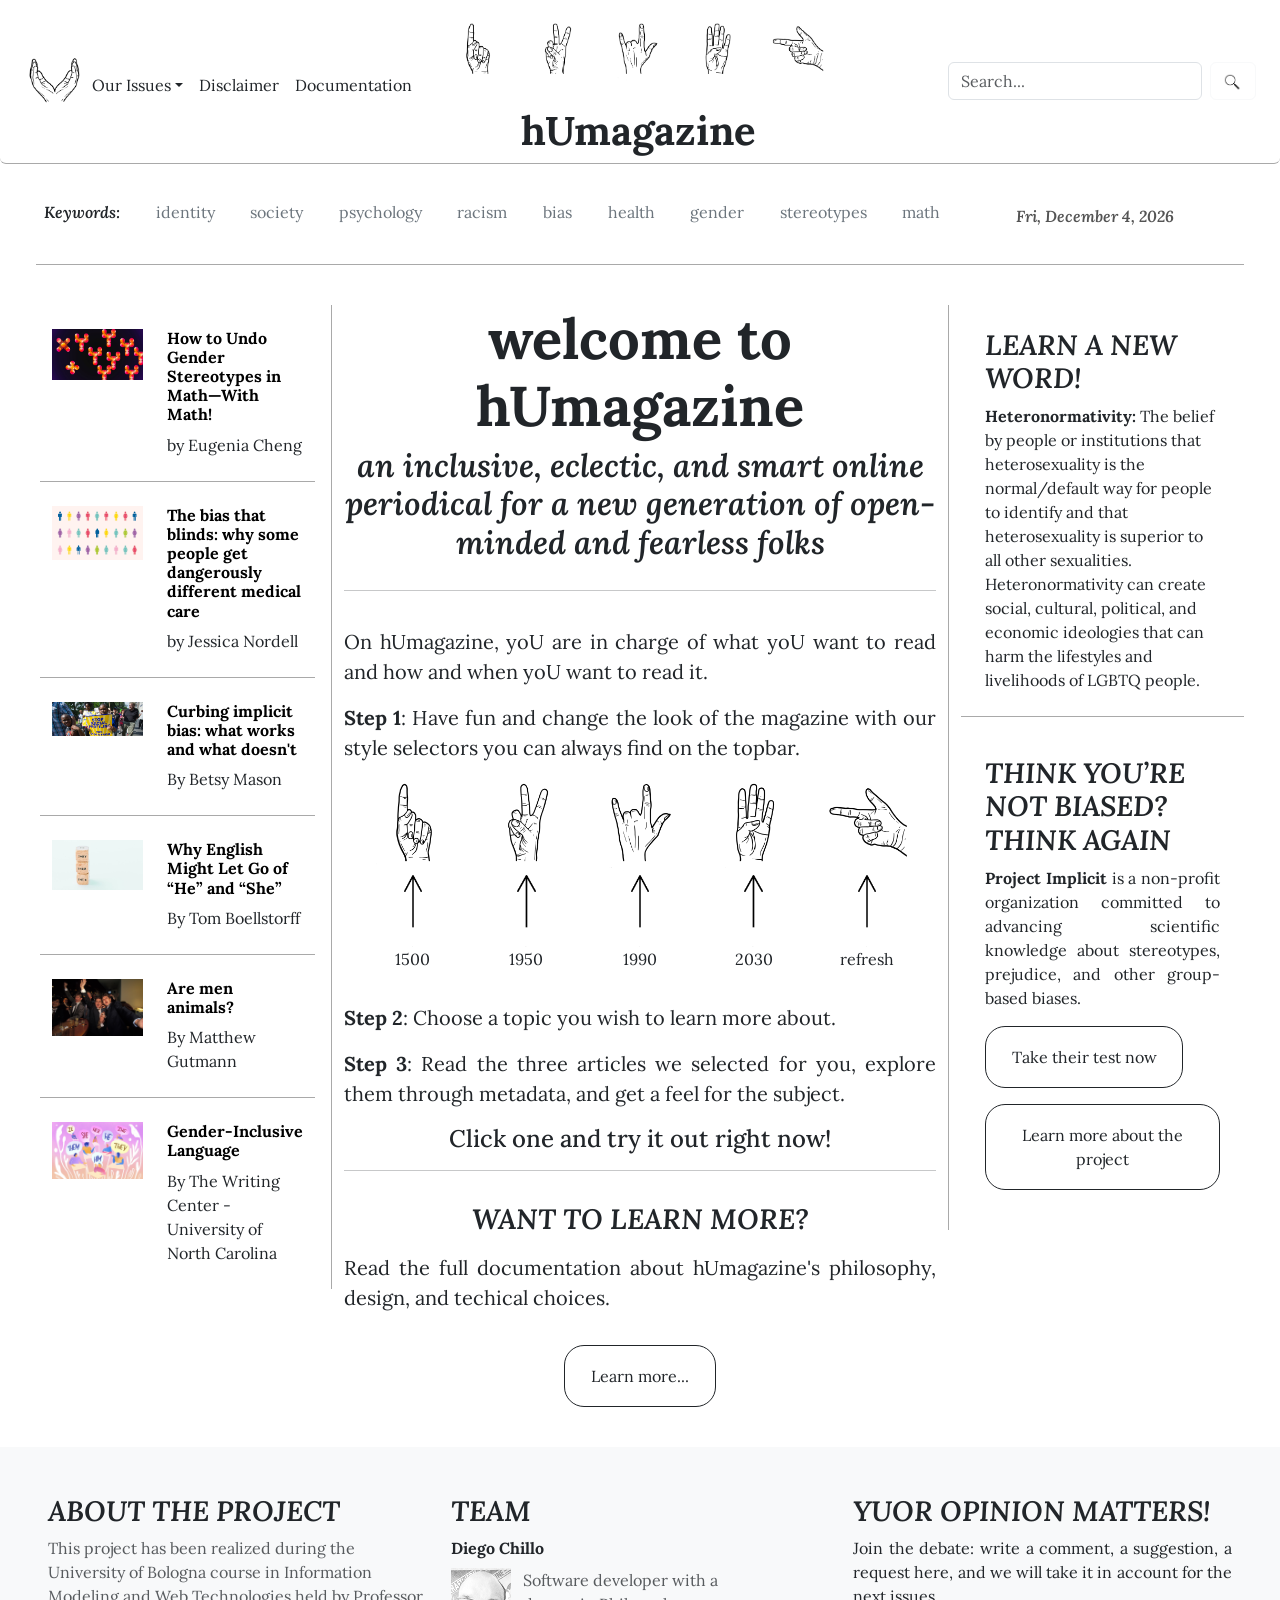
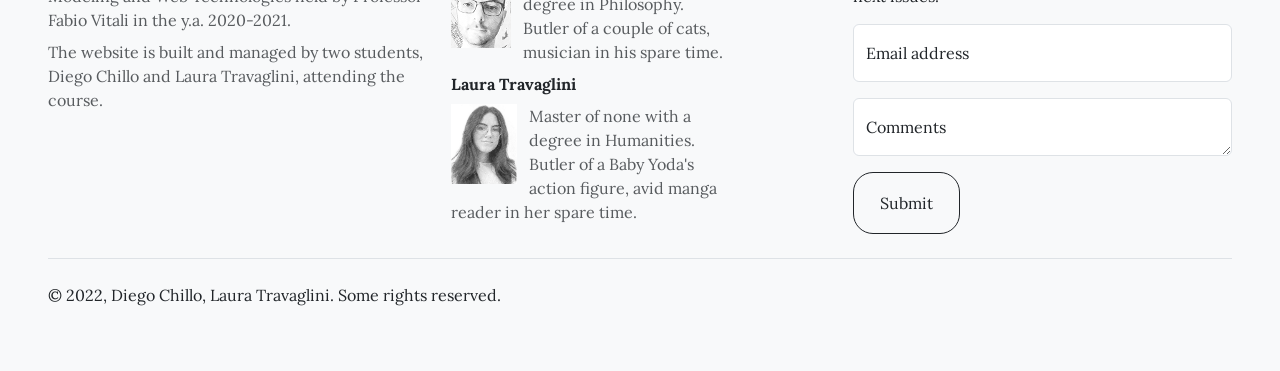
<file: index.html>
<!doctype html>
  <html lang="en">

  <head>
    <title>hUmagazine</title>

    <!-- Required meta tags -->
    <meta charset="utf-8">
    <meta name="viewport" content="width=device-width, initial-scale=1">

    <link rel="icon" href="favicon.ico" type="image/x-icon">

    <!-- Bootstrap CSS -->
    <link href="https://cdn.jsdelivr.net/npm/bootstrap@5.1.3/dist/css/bootstrap.min.css" rel="stylesheet" integrity="sha384-1BmE4kWBq78iYhFldvKuhfTAU6auU8tT94WrHftjDbrCEXSU1oBoqyl2QvZ6jIW3" crossorigin="anonymous">

    <!-- CSS loaders -->
    <link rel="stylesheet" href="css/main.css">
    <link rel="stylesheet" href="css/style1.css" media="none" id="cssstyle1">
    <link rel="stylesheet" href="css/style2.css" media="none" id="cssstyle2">
    <link rel="stylesheet" href="css/style3.css" media="none" id="cssstyle3">
    <link rel="stylesheet" href="css/style4.css" media="none" id="cssstyle4">

    <!-- Google Fonts-->
    <link rel="preconnect" href="https://fonts.googleapis.com">
    <link rel="preconnect" href="https://fonts.gstatic.com" crossorigin>
    <link href="https://fonts.googleapis.com/css2?family=Playfair+Display:ital,wght@0,700;1,700&display=swap" rel="stylesheet">

    <!-- Load jQuery -->
    <script language="javascript" src="https://ajax.googleapis.com/ajax/libs/jquery/3.5.1/jquery.min.js"></script>

    <!-- Load our JS Library -->
    <script language="javascript" src="js/llll.js"></script>
</head>


<body>

 <!-- <div class="container-fluid">  MAIN CONTAINER -->

    <!-- TOP BAR -->
    <div id="topBar" class="sticky-top"></div> <!-- A jQuery function loads content inside this div -->

    <!-- body -->

    <main id="mainBody" class="container-fluid justify-content-md-around my-2">

      <div class="nav-scroller align-items-start py-0 px-4 mb-4">
        <nav id="keywordsList" class="nav d-flex justify-content-between">
            <!-- Keywords list loaded by JS -->
            <p class="p-2 fw-normal text-dark" href="#"><input type="text" id="currentDateTime" disabled></p>
        </nav>
      </div>

      <div class="container-fluid justify-content-center pb-3">
        <div class="tech-slideshow">
          <div class="mover"></div>
        </div>
      </div>

    <div class="row align-items-start px-4">

      <!-- Column with article previews -->
      <div class="col leftCol">
        <div id="artPreview1_1" style="display:none"></div> <!-- Hidden div only needed to store data -->
        <div id="artPre1_1" class="row mx-1 py-4 customPreview">
          <div id="imgPre1_1" class="col col-md-5"></div>
          <div id="contentPre1_1" class="col">
            <h6 id="titlePre1_1"></h6>
            <div id="subPre1_1"></div>
            <div id="byPre1_1"></div>
          </div>
        </div>

        <div id="hr"></div>

        <div id="artPreview1_2" style="display:none"></div> <!-- Hidden div only needed to store data -->
        <div id="artPre1_2" class="row mx-1 py-4 customPreview">
          <div id="imgPre1_2" class="col col-md-5"></div>
          <div id="contentPre1_2" class="col">
            <h6 id="titlePre1_2"></h6>
            <div id="subPre1_2"></div>
            <div id="byPre1_2"></div>
          </div>
        </div>

        <div id="hr"></div>

        <div id="artPreview1_3" style="display:none"></div> <!-- Hidden div only needed to store data -->
        <div id="artPre1_3" class="row mx-1 py-4 customPreview">
          <div id="imgPre1_3" class="col col-md-5"></div>
          <div id="contentPre1_3" class="col">
            <h6 id="titlePre1_3"></h6>
            <div id="subPre1_3"></div>
            <div id="byPre1_3"></div>
          </div>
        </div>

        <div id="hr"></div>

        <div id="artPreview2_1" style="display:none"></div> <!-- Hidden div only needed to store data -->
        <div id="artPre2_1" class="row mx-1 py-4 customPreview">
          <div id="imgPre2_1" class="col col-md-5"></div>
          <div id="contentPre2_1" class="col">
            <h6 id="titlePre2_1"></h6>
            <div id="subPre2_1"></div>
            <div id="byPre2_1"></div>
          </div>
        </div>

        <div id="hr"></div>

        <div id="artPreview2_2" style="display:none"></div> <!-- Hidden div only needed to store data -->
        <div id="artPre2_2" class="row mx-1 py-4 customPreview">
          <div id="imgPre2_2" class="col col-md-5"></div>
          <div id="contentPre2_2" class="col">
            <h6 id="titlePre2_2"></h6>
            <div id="subPre2_2"></div>
            <div id="byPre2_2"></div>
          </div>
        </div>

        <div id="hr"></div>

        <div id="artPreview2_3" style="display:none"></div> <!-- Hidden div only needed to store data -->
        <div id="artPre2_3" class="row mx-1 py-4 customPreview lastBox">
          <div id="imgPre2_3" class="col col-md-5"></div>
          <div id="contentPre2_3" class="col">
            <h6 id="titlePre2_3"></h6>
            <div id="subPre2_3"></div>
            <div id="byPre2_3"></div>
          </div>
        </div>


        <!-- <div id="artPreview1" class="p-4 mb-3 bg-light rounded customCol lastBox"><button type="button" class="btn mt-3 btn-outline-dark"><a href="https://humagazine.github.io/issue.html?number=1">Read issue</a></button></div> -->

      </div> <!-- End of left col -->

      <div id="centralMain" class="col col-md-6">

        <div class="pb-1">
        <h1 class="display-4">welcome to hUmagazine</h1>
        <h2>an inclusive, eclectic, and smart online periodical for a new generation of open-minded and fearless folks</h2>
       </div>

        <hr/>
        <div class="py-1">
        <p class="lead my-3">On hUmagazine, yoU are in charge of what yoU want to read and how and when yoU want to read it. </p>
         <p class="lead my-3"><span class="step">Step 1</span>: Have fun and change the look of the magazine with our style selectors you can always find on the topbar.</p>
        </div>
        <div class="row row-cols-5 justify-content-center align-items-center px-4">
          <div class="col">
            <a class="nav-item nav-link active" href="#"onclick="switchToSS (document.getElementById('cssstyle1'),document.getElementById('cssstyle2'),document.getElementById('cssstyle3'),document.getElementById('cssstyle4'))">
              <img id="itemIcon1" class="itemIcon" src="img/btns/one.png" width="92" height="92" alt="onefinger">
            </a>
          </div>

          <div class="col">
            <a class="nav-item nav-link active" href="#" onclick="switchToSS (document.getElementById('cssstyle2'),document.getElementById('cssstyle1'),document.getElementById('cssstyle3'),document.getElementById('cssstyle4'))">
              <img id="itemIcon2" class="itemIcon" src="img/btns/two.png" width="92" height="92" alt="twofingers">
            </a>

          </div>

          <div class="col">
            <a class="nav-item nav-link active" href="#" onclick="switchToSS (document.getElementById('cssstyle3'),document.getElementById('cssstyle1'),document.getElementById('cssstyle2'),document.getElementById('cssstyle4'))">
              <img id="itemIcon3" class="itemIcon" src="img/btns/three.png" width="92" height="92" alt="threefingers">
            </a>
          </div>

          <div class="col">
            <a class="nav-item nav-link active" href="#" onclick="switchToSS (document.getElementById('cssstyle4'),document.getElementById('cssstyle1'),document.getElementById('cssstyle2'),document.getElementById('cssstyle3'))">
              <img id="itemIcon4" class="itemIcon" src="img/btns/four.png" width="92" height="92" alt="fourfingers">
            </a>

          </div>

          <div class="col">
            <a class="nav-item nav-link active" href="#" onclick="cleanUpSS()" alt="Clean Up">
              <img id="refreshIcon" class="itemIcon" src="img/btns/refresh.png" width="92" height="92" alt="refresh button">
            </a>
          </div>

        </div>

        <div class="row row-cols-5 justify-content-center align-items-center px-4">
          <div class="col">
            <div id="a1" class="arrow"></div>
          </div>
          <div class="col">
            <div id="a2" class="arrow"></div>
          </div>
          <div class="col">
            <div id="a3" class="arrow"></div>
          </div>
          <div class="col">
            <div id="a4" class="arrow"></div>
          </div>
          <div class="col">
            <div id="a5" class="arrow"></div>
          </div>

        </div>

        <div class="row row-cols-5 justify-content-center align-items-center px-4">
          <div class="col">
            <p class="date">1500</p>
          </div>
          <div class="col">
            <p class="date">1950</p>
          </div>
          <div class="col">
            <p class="date">1990</p>
          </div>
          <div class="col">
            <p class="date">2030</p>
          </div>
          <div class="col">
            <p class="date">refresh</p>
          </div>

        </div>
         <p class="lead my-3"><span class="step">Step 2</span>: Choose a topic you wish to learn more about.</p>
         <p class="lead my-3"><span class="step">Step 3</span>: Read the three articles we selected for you, explore them through metadata, and get a feel for the subject.</p>
         <h4>Click one and try it out right now!</h4>
         <p></p>
         <hr/>
         <div class="pt-3">
          <h3 class="fst-italic">Want to learn more?</h3>
          <p class="lead my-3">Read the full documentation about hUmagazine's philosophy, design, and techical choices.</p>
          <button type="button" class="btn mt-3 btn-outline-dark"><a href="documentation.html" target="_blank">Learn more...</a></button>
        </div>
         </div>

      <div class="col rightCol">
        <div style="top: 2rem;"> <!-- class="position-sticky" -->
          <div class="p-4 mb-3 bg-light rounded customCol">
            <h3 class="fst-italic">Learn a new word!</h3>
            <strong class="mb-0" id="learnterm">:</strong>  <!-- This div gets filled up with random term from glossaryDb.json -->
            <span class="mb-0" id="learndefinition"></span> <!-- This div gets filled up with correspondent definition from glossaryDb.json -->
          </div>
        </div>

        <div id="hr"></div>

        <div class="position-sticky" style="top: 2rem;">
          <div class="p-4 mb-3 bg-light rounded customCol lastBox">
              <h3 class="fst-italic">Think you’re not biased? Think again</h3>
              <p class="mb-0"><span id="projectImplicit"><b>Project Implicit</b></span> is a non-profit organization committed to advancing scientific knowledge about stereotypes, prejudice, and other group-based biases.</p>
              <button type="button" class="btn mt-3 btn-outline-dark"><a href=" https://implicit.harvard.edu/implicit/takeatest.html" target="_blank">Take their test now</a></button>
              <button type="button" class="btn mt-3 btn-outline-dark"><a href="https://www.projectimplicit.net" target="_blank">Learn more about the project</a></button>
            </div>
        </div>


      </div>   <!-- End of right col -->

    </div>

    <div class="container-fluid justify-content-center py-3">
      <div class="tech-slideshow">
        <div class="mover"></div>
      </div>
    </div>

  </main>


<!-- FOOTER -->
<div id="footerBar"></div>


<!-- Bootstrap Bundle with Popper -->
<script src="https://cdn.jsdelivr.net/npm/bootstrap@5.1.3/dist/js/bootstrap.bundle.min.js" integrity="sha384-ka7Sk0Gln4gmtz2MlQnikT1wXgYsOg+OMhuP+IlRH9sENBO0LRn5q+8nbTov4+1p" crossorigin="anonymous"></script>


<script>

  // Display current date
  var today = new Date();
  var days = ['Sun','Mon','Tue','Wed','Thu','Fri','Sat'];
  var months = ['January','February','March','April','May','June','July','August','September','October','November','December'];

  var day = days[ today.getDay() ];
  var month = months[ today.getMonth() ];

  var currentDate = day + ", " + month + " " + today.getDate() + ", " + today.getFullYear();

  document.getElementById("currentDateTime").value = currentDate;


  // Random glossary definitions into lateral box
  $.getJSON('./glossaryDb.json', function(objson){
    const lenGloss = objson.glossary.length;
    // console.log(lenGloss); // debug
    const rndInt = randomIntFromInterval(0, lenGloss-1);
    // console.log(rndInt); // debug
    $("#learnterm").prepend(objson["glossary"][rndInt]["term"]);
    $("#learndefinition").append(objson["glossary"][rndInt]["definition"]);
  }).fail(function(){
    //console.log("Get from glossaryDb: an error has occurred.");
  });


  // Populates the list of keywords on top of page reading keywords from issuesDb.json
  $.getJSON('./issuesDb.json', function(objson){

    const kwSet = new Set();
    for (i=0; i<objson["issues"].length; i++) {
      //console.log("i="+i);
      for (a=1; a<=3; a++) { // Three articles for each magazine issue
        //console.log("a="+a);
        for (k=1; k<=3; k++) { // Three keywords for each article
          //console.log("k="+k);
          if (objson["issues"][i]["art"+a+"KW"+k]) {
            kwSet.add(objson["issues"][i]["art"+a+"KW"+k]); // To avoid repetitions
          }
        }
      }
    }
    var cntr=0;
    for (let item of kwSet){
      if (cntr<9) {
        $("#keywordsList").prepend('<p class="p-2 link-secondary kwCustom mt-2">' + item + '</p>');
        cntr++;
      }
    }
    $("#keywordsList").prepend('<p id="kW" class="p-2 fw-normal text-dark mt-2">Keywords:</p>');
  }).fail(function(){
    console.log("Get from issuesDb: an error has occurred.");
  });


  // Load articles preview
  $.ajax({
      url: 'articles/article1_1.html',
      type: 'get',
      success: function(html) {
          getPreData(html,1,1);
      }
  });

  $.ajax({
      url: 'articles/article1_2.html',
      type: 'get',
      success: function(html) {
          getPreData(html,1,2);
      }
  });

  $.ajax({
      url: 'articles/article1_3.html',
      type: 'get',
      success: function(html) {
          getPreData(html,1,3);
      }
  });

  $.ajax({
      url: 'articles/article2_1.html',
      type: 'get',
      success: function(html) {
          getPreData(html,2,1);
      }
  });

  $.ajax({
      url: 'articles/article2_2.html',
      type: 'get',
      success: function(html) {
          getPreData(html,2,2);
      }
  });

  $.ajax({
      url: 'articles/article2_3.html',
      type: 'get',
      success: function(html) {
          getPreData(html,2,3);
      }
  });

  // Reads specific ids from html and writes them in article preview divs
  function getPreData(html,i,a) {

    var trimmed = String(html);
    trimmed=trimmed.substring(0, 1225);
    //console.log(trimmed);
    $("#artPreview"+i+"_"+a).prepend(trimmed);

    var linktag='<a href="issue.html?number='+i+'">';
    var closelinktag="</a>";
    var imgtag="<img src=\"" + $("#img"+i+"_"+a).attr("src") + "\" width=\"100%\" class=\"articleImg\">";
    var titletext=$("#title"+i+"_"+a).text();
    var byline=$("#byline"+i+"_"+a).text();
    //console.log(linktag + imgtag + closelinktag);
    $("#imgPre"+i+"_"+a).append(linktag + imgtag + closelinktag);
    $("#titlePre"+i+"_"+a).append(linktag + titletext + closelinktag);
    $("#byPre"+i+"_"+a).append(byline);

  }


</script>


</body>

<!-- Script Loaders-->


</html>
</file>
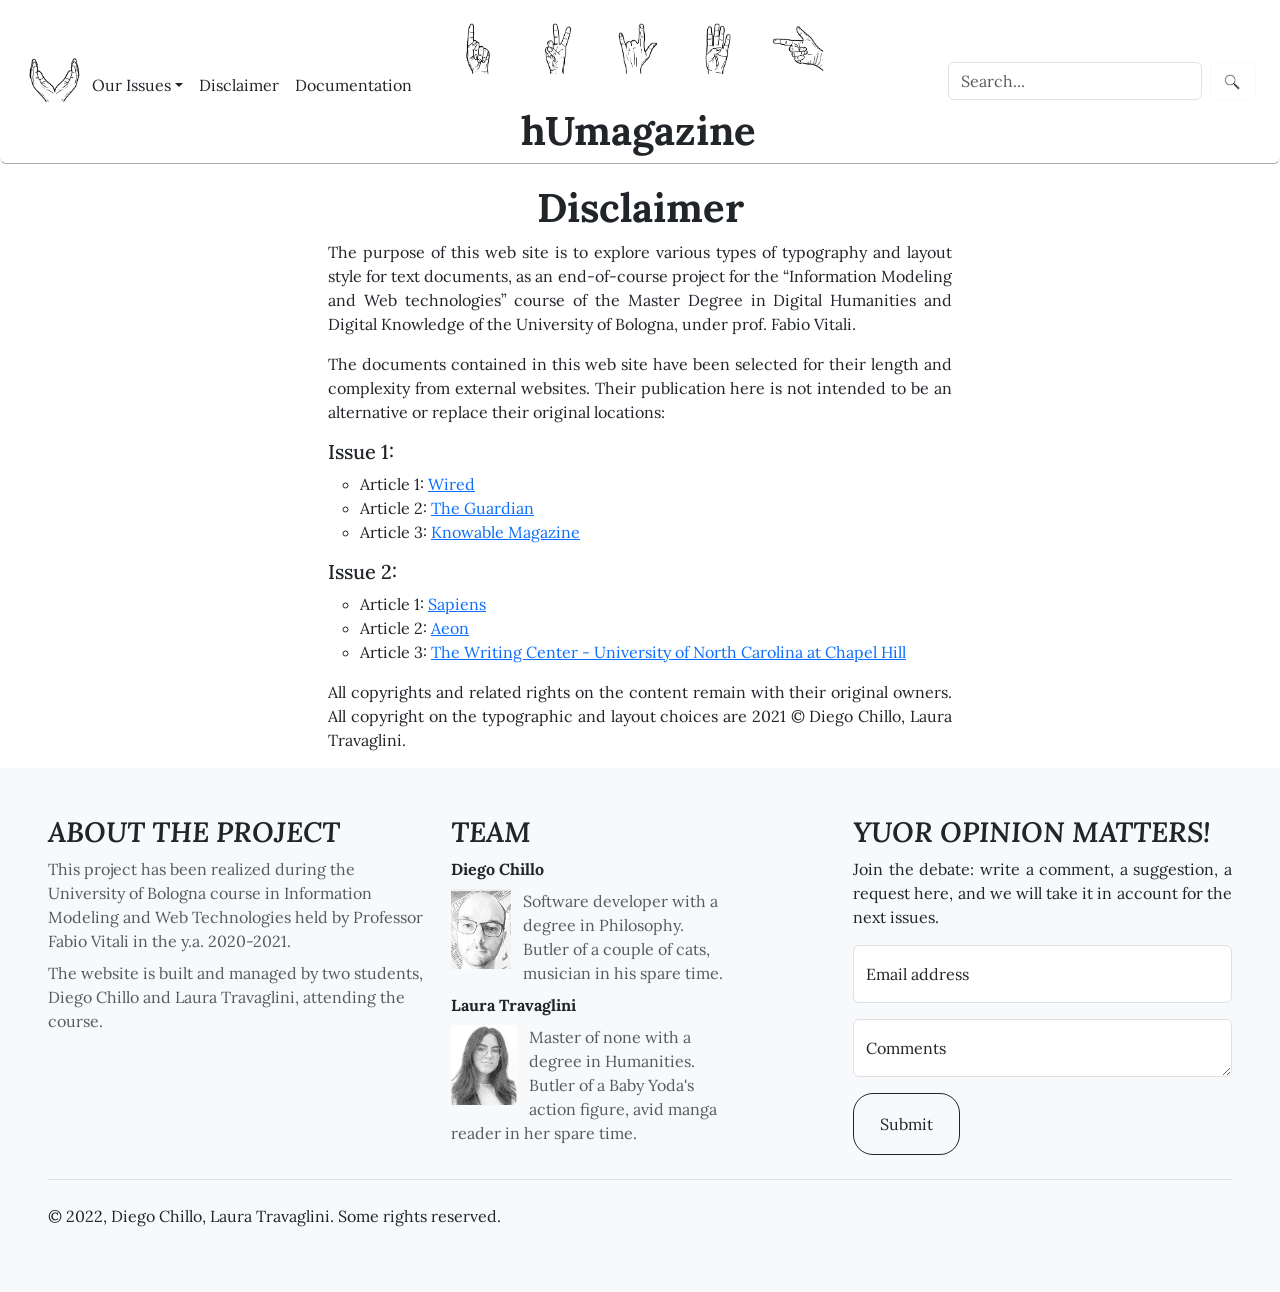
<file: disclaimer.html>
<!doctype html>
<html lang="en">

  <head>
    <title>hUmagazine</title>

    <!-- Required meta tags -->
    <meta charset="utf-8">
    <meta name="viewport" content="width=device-width, initial-scale=1">

    <link rel="icon" href="favicon.ico" type="image/x-icon">

    <!-- Bootstrap CSS -->
    <link href="https://cdn.jsdelivr.net/npm/bootstrap@5.1.3/dist/css/bootstrap.min.css" rel="stylesheet" integrity="sha384-1BmE4kWBq78iYhFldvKuhfTAU6auU8tT94WrHftjDbrCEXSU1oBoqyl2QvZ6jIW3" crossorigin="anonymous">

    <!-- CSS loaders -->
    <link rel="stylesheet" href="css/main.css">
    <link rel="stylesheet" href="css/style1.css" media="none" id="cssstyle1">
    <link rel="stylesheet" href="css/style2.css" media="none" id="cssstyle2">
    <link rel="stylesheet" href="css/style3.css" media="none" id="cssstyle3">
    <link rel="stylesheet" href="css/style4.css" media="none" id="cssstyle4">

    <!-- Load jQuery -->
    <script language="javascript" src="https://ajax.googleapis.com/ajax/libs/jquery/3.5.1/jquery.min.js"></script>

    <!-- Load our JS Library -->
    <script language="javascript" src="js/llll.js"></script>

  </head>


  <body>

      <!-- TOP BAR -->
      <div id="topBar" class="sticky-top"></div> <!-- A jQuery function loads content inside this div -->

      <main class="container-fluid">

        <div class="row g-2 justify-content-md-center">

          <div class="col col-md-3"></div> <!-- Empty left column -->

          <div class="col col-md-6">

            <h1>Disclaimer</h1>

            <p>The purpose of this web site is to explore various types of typography and layout style for text documents, as an end-of-course project for the <q>Information Modeling and Web technologies</q> course of the Master Degree in Digital Humanities and Digital Knowledge of the University of Bologna, under prof. Fabio Vitali.</p>

            <p>The documents contained in this web site have been selected for their length and complexity from external websites. Their publication here is not intended to be an alternative or replace their original locations:</p>

            <p><h5>Issue 1:</h5>
              <ul style="list-style-type:circle;">
                <li>Article 1: <a href="https://www.wired.com/story/how-to-undo-gender-stereotypes-in-math-with-math/" target="_blank">Wired</a></li>
                <li>Article 2: <a href="https://www.theguardian.com/science/2021/sep/21/bias-that-blinds-medical-research-treatment-race-gender-dangerous-disparity" target="_blank">The Guardian</a></li>
                <li>Article 3: <a href="https://knowablemagazine.org/article/mind/2020/how-to-curb-implicit-bias" target="_blank">Knowable Magazine</a></li>
              </ul>
            </p>

           <p><h5>Issue 2:</h5>
             <ul style="list-style-type:circle;">
                <li>Article 1: <a href="https://www.sapiens.org/language/they-pronoun/" target="_blank">Sapiens</a></li>
                <li>Article 2: <a href="https://aeon.co/essays/are-men-animals-yes-but-not-in-the-way-you-might-think" target="_blank">Aeon</a></li>
                <li>Article 3: <a href="https://writingcenter.unc.edu/tips-and-tools/gender-inclusive-language/" target="_blank">The Writing Center - University of North Carolina at Chapel Hill</a></li>
              </ul>
            </p>

            <p>All copyrights and related rights on the content remain with their original owners. All copyright on the typographic and layout choices are 2021 © Diego Chillo, Laura Travaglini.</p>

          </div>

          <div class="col col-md-3"></div>

        </div>

      </main>

      <!-- FOOTER -->
      <div id="footerBar"></div>


    <!-- Bootstrap Bundle with Popper -->
    <script src="https://cdn.jsdelivr.net/npm/bootstrap@5.1.3/dist/js/bootstrap.bundle.min.js" integrity="sha384-ka7Sk0Gln4gmtz2MlQnikT1wXgYsOg+OMhuP+IlRH9sENBO0LRn5q+8nbTov4+1p" crossorigin="anonymous"></script>

  </body>

<!-- Script Loaders-->


</html>
</file>
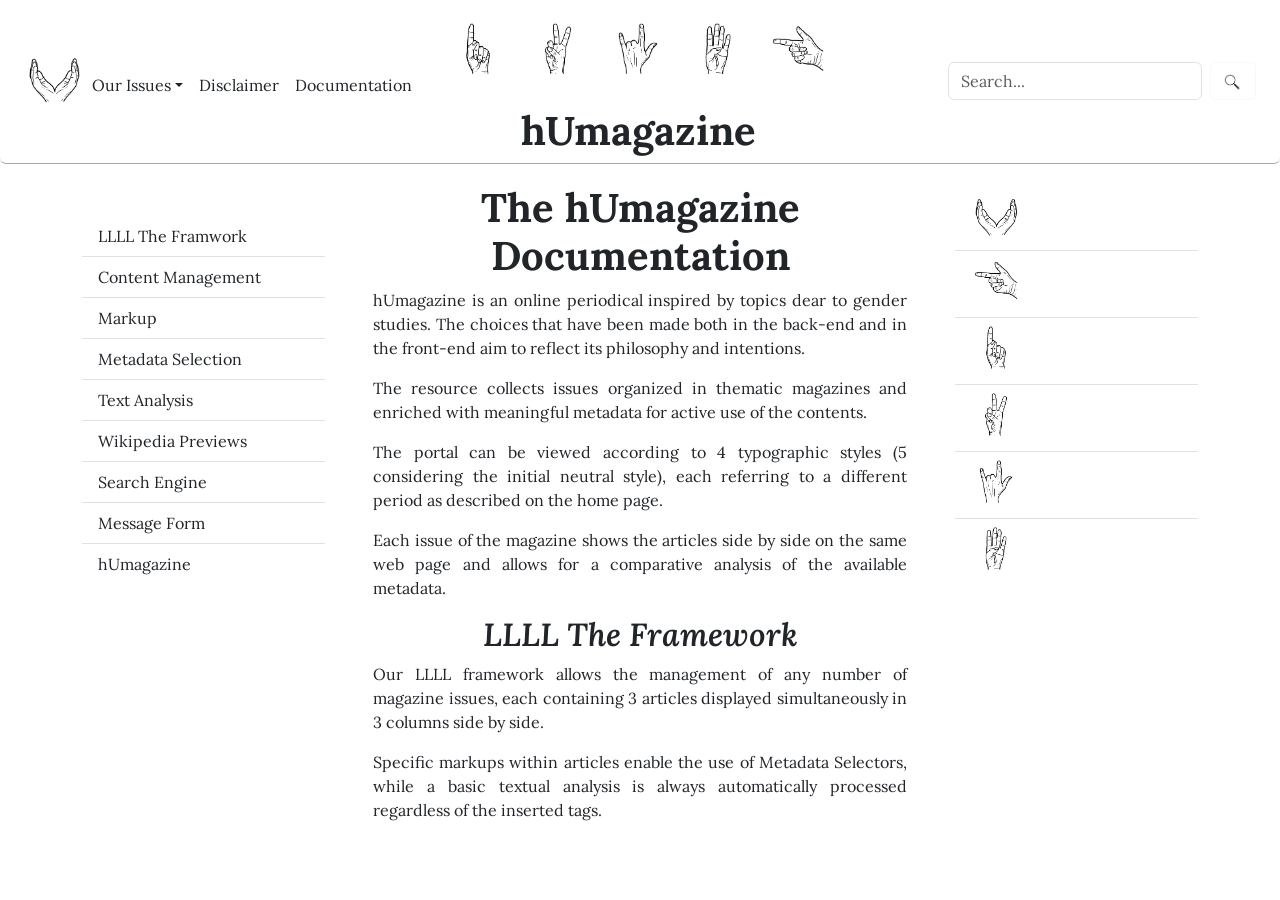
<file: documentation.html>
<!doctype html>
  <html lang="en">

  <head>
    <title>hUmagazine</title>

    <!-- Required meta tags -->
    <meta charset="utf-8">
    <meta name="viewport" content="width=device-width, initial-scale=1">

    <link rel="icon" href="favicon.ico" type="image/x-icon">

    <!-- Bootstrap CSS -->
    <link href="https://cdn.jsdelivr.net/npm/bootstrap@5.1.3/dist/css/bootstrap.min.css" rel="stylesheet" integrity="sha384-1BmE4kWBq78iYhFldvKuhfTAU6auU8tT94WrHftjDbrCEXSU1oBoqyl2QvZ6jIW3" crossorigin="anonymous">

    <!-- CSS loaders -->
    <link rel="stylesheet" href="css/main.css">
    <link rel="stylesheet" href="css/style1.css" media="none" id="cssstyle1">
    <link rel="stylesheet" href="css/style2.css" media="none" id="cssstyle2">
    <link rel="stylesheet" href="css/style3.css" media="none" id="cssstyle3">
    <link rel="stylesheet" href="css/style4.css" media="none" id="cssstyle4">

    <!-- Load jQuery -->
    <script language="javascript" src="https://ajax.googleapis.com/ajax/libs/jquery/3.5.1/jquery.min.js"></script>

    <!-- Load our JS Library -->
    <script language="javascript" src="js/llll.js"></script>

  </head>


  <body>

    <!-- TOP BAR -->
    <div id="topBar" class="sticky-top"></div> <!-- A jQuery function loads content inside this div -->

    <!-- body -->

    <div id="documentationMain" class="container justify-content-md-center" >

      <div class="row g-5">


        <div id="docSx" class="col col-md-3">
          <div class="position-relative" style="top: 2rem;">
            <div id="list-example" class="list-group list-group-flush sticky">
              <a class="list-group-item list-group-item-action" href="#framework">LLLL The Framwork</a>
              <a class="list-group-item list-group-item-action" href="#contentManagement">Content Management</a>
              <a class="list-group-item list-group-item-action" href="#markup">Markup</a>
              <a class="list-group-item list-group-item-action" href="#metadataSelection">Metadata Selection</a>
              <a class="list-group-item list-group-item-action" href="#textAnalysis">Text Analysis</a>
              <a class="list-group-item list-group-item-action" href="#wikipediaPreviews">Wikipedia Previews</a>
              <a class="list-group-item list-group-item-action" href="#searchEngine">Search Engine</a>
              <a class="list-group-item list-group-item-action" href="#messageForm">Message Form</a>
              <a class="list-group-item list-group-item-action" href="#hUmagazine">hUmagazine</a>
            </div>
          </div>
        </div>


      <div id="docCenter" class="col col-md-6">

          <div class="position-relative top-0 start-50 translate-middle-x">
            <h1>The hUmagazine Documentation</h1>
          </div>

          <p>hUmagazine is an online periodical inspired by topics dear to gender studies. The choices that have been made both in the back-end and in the front-end aim to reflect its philosophy and intentions.</p>
          <p>The resource collects issues organized in thematic magazines and enriched with meaningful metadata for active use of the contents.</p>
          <p>The portal can be viewed according to 4 typographic styles (5 considering the initial neutral style), each referring to a different period as described on the home page.</p>
          <p>Each issue of the magazine shows the articles side by side on the same web page and allows for a comparative analysis of the available metadata.</p>

          <h2 id="framework">LLLL The Framework</h2>

          <p>Our LLLL framework allows the management of any number of magazine issues, each containing 3 articles displayed simultaneously in 3 columns side by side.</p>
          <p>Specific markups within articles enable the use of Metadata Selectors, while a basic textual analysis is always automatically processed regardless of the inserted tags.</p>
          <p>Every page includes two common elements - the header and the footer - loaded from the respective HTML files stored in the <code>/components</code> folder.</p>
          <p>Each issue of the magazine provides:</p>
          <ul style="list-style-type:circle;">
            <li>a cover page containing the name of the editor, release date, and a summary of contents with complete details about the source of the articles, as well as some identifying keywords;<br/></li>
            <li>the actual magazine, always made up of 3 articles displayed side by side and their respective metadata selectors.</li>
          </ul>
          <p>At any time, the reader can change the typography style using the hand icons. The selected style will be maintained when switching to another page, thanks to a session cookie that stores the active theme status.</p>
          <p>The framework runs on <a href="https://getbootstrap.com/docs/4.3/getting-started/introduction/" target="_blank">Bootstrap 4.3.1</a> and <a href="https://getbootstrap.com/docs/5.1/getting-started/introduction/" target="_blank">5.1.3</a>, and <a href="https://jquery.com/" target="_blank">jQuery 3.5.1</a>.

          <h2 id="contentManagement">Content Management</h2>
          <p>The contents of magazines are stored inside the following elements, that must always be present in the hosting space of the website:</p>
          <ul style="list-style-type:circle;">
            <li>The file <code>issuesDb.json</code> in the root directory: it contains a main object having the key "issues", whose value is an array of objects, each with the details of the single issues of the magazine (number, publisher, release date, details on the source of the three articles and 3 keywords each)<br/></li>
            <li>The files of the individual articles, stored in the <code>/articles</code> folder, whose names must have this standard syntax:<br/>
            <code>article[n_magazine]_[n_article].html</code> (e.g. "article1_3.html" for the third article of the first issue).<br/></li>
            <li>Images and other multimedia contents can be stored in the <code>/img</code> folder and organized into separate subfolders for each article. However, they can also be stored elsewhere or loaded from external URLs.</li>
            <li>The glossaryDb.json file in the root directory can contain any number of terms with corresponding definitions in JSON format. Each time the home page is loaded, the system randomly chooses a word and displays its definition in the right column.</li>
          </ul>
          <p>Very important for the correct display of the articles' previews on the home page are the ids assigned to the title, the subtitle, the author and the main image inside the article. The expected ids are respectively <code>title[n_magazine]_[n_article]</code>, <code>subtitle[n_magazine]_[n_article]</code>, <code>byline[n_magazine]_[n_article]</code>, and <code>img[n_magazine]_[n_article]</code></p>
          <p>The system also reads the issuesDb.json file to determine how many magazine issues have been defined, then dynamically arranges the corresponding items in the main menu, along with the covers and the contents while browsing.</p>


          <h2 id="markup">Markup</h2>
          <p>The articles were tagged with significant metadata using classes and <code>data-*</code> attributes, that give us the ability to embed custom data inside HTML elements, access them via the <code>dataset</code> property (or the <code>.data()</code> method in jQuery), and avoid Ajax calls or server-side database queries.</p>
          <p>Each metadata tag - mainly <code>&lt;span&gt;</code> tags - must specify <code>mention</code> and one or more of the following metadata types as classes: <code>person, language, place, date, organization, keyword</code>.
          <p>Each element needs also the following attributes (required for the selector to work properly):</p>
          <ul>
            <li><code>data-label</code>: It's the label that will be shown in the Metadata Selector;</li>
            <li><code>data-sort</code>: It's the string that will be used for sorting (e.g. for persons, with the last name before the first name);</li>
            <li><code>about</code>: Is the normalized topic indicator (e.g. both "social group" and "community" could be tagged with the <code>about="society"</code> attribute)</li>
          </ul>
          <p>We also put the expected ids inside the main elements of the articles as described in the previous paragraph, to display previews in the left column of the home page.</p>


          <h2 id="metadataSelection">Metadata Selection</h2>
          <p>Each article has a related Metadata Selector on top. It organizes into distinct tabs the metadata categories as identified inside the content. Each tab lists the words marked in the article body with that category, ordered by the content of the <code>data-sort</code> attribute. In case the <code>data-sort</code> attribute is missing or empty, the platform will use the <code>data-label</code> value for sorting.</p>
          <p>By selecting a checkbox, the articles scroll to the first occurrence of the selected data, while every occurrence is highlighted with a random background color. The label of the selected checkbox gets highlighted with the same color. By clearing the checkbox, the text backgrounds become transparent again.</p>
          <p>Regardless of the metadata categories used, at the bottom of each Metadata Selector there's a tab called "Analysis" that's the subject of the next section.</p>

          <h2 id="textAnalysis">Text Analysis</h2>
          <p>When each article is loaded into the framework, a statistical analysis of the text is performed which returns the following information:</p>
          <ul>
            <li>Total words, average word length and number of sentences identified;</li>
            <li>Sentiment: The global sentiment score, that is the arithmetic mean of the sentiment score of each sentence. Single words are given a sentiment score from -5 to +5.</li>
            <li>Sentiment amplitude: The arithmetic mean of the differences between the lowest and the highest sentiment value for each sentence (single word scores range from -5 to +5);</li>
            <li>Politeness: The arithmetic mean of the politeness of each sentence, evaluated on many different features of natural language;</li>
            <li>Dirtiness: The arithmetic mean of the dirtiness of each sentencs, evaluated on many different features of natural language.</li>
            <li>The list of the first 10 most frequently used words in descending order, net of the most common stopwords.</li>
          </ul>
          <p>The synthetic sentiment, politeness and dirtiness scores are calculated using a third party JavaScript component named <a href="https://github.com/Ulflander/compendium-js" target:"_blank">Compendium JS</a>. The procedure for calculating words frequency and displaying the first ten positions in descending order was entirely written from scratch. We used the standard stopwords list from the <a href="https://gist.github.com/sebleier/554280" target="_blank">NLTK Library</a>.</p>

          <h2 id="wikipediaPreviews">Wikipedia Previews</h2>
          <p>Properly tagged parts of text show a preview of the corresponding Wikipedia page when hovering. Names with this feature enabled have the W of the Wikipedia logo at the right end, partially overlaid on the text as a watermark.</p>
          <p>This function was realized through the JavaScript component <a href="https://github.com/wikimedia/wikipedia-preview" target="_blank">Wikipedia Preview</a>. Active elements must have the <code>data-wikipedia-preview</code> boolean attribute and the <code>wmf-wp-with-preview</code> class.</p>

          <h2 id="searchEngine">Internal Search Engine</h2>
          <p>Our framework has an internal JavaScript search engine based on <a href="http://lunrjs.com" target="_blank">lunr</a>.</p>
          <p>Being it part of the header, the search field is available on every page of the website. After inserting the words to be found, it looks for them inside the articles (it doesn't look inside static pages), then it returns the list and a short preview of the articles where the words have been found. Results are sorted by relevance. Clicking on a result, it opens the issue containing that article.</p>

          <h2 id="messageForm">Message Form</h2>
          <p>At the bottom right of the footer, there is a contact form to send ideas, proposals, considerations of any kind about hUmagazine. By submitting the form, an email is sent to the webmasters with both the sender's email address and the message in the body.</p>
          <p>This function is based on the <a href="https://smtpjs.com/" target="_blank">SmtpJS.com</a> component. Sending takes place via the smtp.gmail.com server using an ad hoc account.</p>
          <hr/>
          <h2 id="hUmagazine">hUmagazine</h2>
          <p>hUmagazine consists of three fundamental concepts: human + you + magazine. The reader, the "you" on the other side of the screen, is called on to ponder and investigate the issues that may interest the user firstly as a human being, beyond any label or gender category. </p>
          <p>As previously explained, the resource stays faithful to its contents also on a graphic level. The four styles, chosen for the different visualizations of the magazine, stop precise historical moments in the evolution of this kind of topics.</p>
          <p>The first style harks back to the <b>Renaissance</b> prints and taste, especially looking at Aldo Manuzio’s productions. Marking the real beginning of the publishing industry, the 16th century was a period of great innovations albeit characterized by immense gender disparities.</p>
          <p>The second one reproduces the unique style of the <b>1950s</b>, with their bold colors and captivating images. In fact, thanks to the postwar economic boom, the publishing industry lived a true dream decade. However, despite its patinated look, most of the iconic 50s magazines and advertisements massively contributed to the stigmatization of gender stereotypes whenever it might be helpful in targeting different demographics.</p>
          <p>The third style is mainly inspired by the <b>90s</b>, when a true revolution happened both in the history of gender studies and of publishing. The overall style of this theme evokes the independent, underground publications of those times, the Zines, and Riot Grrrl movement.</p>
          <p>The last one tries to look to a near <b>future</b>, inspired by the most recent graphic trends, hoping to see the same visual harmony in the way gender topics will be treated.</p>
          <hr/>
          <h2 id="theme0">Theme 0: the default style</h2>
          <p>Our default theme is not based on any specific historical trend but simply mirrors the aesthetic of some renowned magazines such as the <i>Atlantic</i> and the <i>New York Times</i>. It's characterised by fine lines and pretty standard colors: <code>white</code>, <code>darkgrey</code>, <code>#212529</code>, and <code>#007bff</code>. No animations, nor graphic elements were included in order to keep it minimal and clean.</p>
          <p>For the font we opted for <a href="https://fonts.google.com/specimen/Lora#standard-styles">Lora</a>, designed by <a href="http://www.cyreal.org">Cyreal</a>. It is a well-balanced contemporary serif with roots in calligraphy. Its overall typographic voice recalls that of a printed periodical which convinced us even more on this choice.</p>
          <section id="text-6" class="widget widget_text">
            <div class="widget-wrap">
            <h3 class="widgettitle widget-title"></h3>
            <div class="textwidget">
              <center> <a data-pin-do="embedBoard" href="https://www.pinterest.it/humagazine/default/" data-pin-scale-width="80" data-pin-scale-height="200" data-pin-board-width="auto">        </a>
                <script type="text/javascript" async src="//assets.pinterest.com/js/pinit.js"></script>
                <br><br>
             </div>
           </div>
          </section>
            <ul style="list-style-type:circle;">
              <li><a href="https://www.theatlantic.com/world/">The Atlantic</a></li>
              <li><a href="https://www.nytimes.com">The New York Times</a></li>
              <li><a href="https://www.wsj.com">The Wall Street Journal</a></li>
          <hr/>
          <h2 id="theme1">Theme 1: the XVI century and Aldo Manuzio's print house</h2>
          <h3>Historical background</h3>
          <p>In the first half of the XVIth century, <b>Venice</b> became the beating heart of world publishing. As a matter of fact, it is estimated that about half of the books published throughout Europe were printed in the Serenissima. Despite being a German invention, printing had had fertile ground between the Venetian <i>rue</i> and large print shops owned by great innovators, such as <a href="https://it.wikipedia.org/wiki/Aldo_Manuzio">Aldus Manutius</a>. Following his lead, we took inspiration for color and layout choices, from the justified and inverted cone text to the headings' style, from the ornamental elegance's of his works to the fonts.</p>
          <h3>Layout and colors</h3>
          <p>Evoking his aesthetic, we decorated <code>topbar</code>, <code>footer</code>, the issues' cover, and the articles' section with re-elaboration of some neoclassical ornamental prints. Our choice fell on the arabesques series by <a href="https://fr.wikipedia.org/wiki/Jean-Démosthène_Dugourc">Jean Démosthène Dugourc</a> owned by the British Musuem, which we believe perfectly embodies the renaissance’s taste we were trying to reproduce.</p>
          <p>To stay historically consistent, we keep it minimal when it came to colors, opting for a clean <code>#f6f1e8</code> background and <code>black</code> text. The color <code>#B63323</code> highlights relevant elements (such as headings and links): red inks were in fact commonly used since the Medioeval to draw the attention of the readers eye. This technique became known as <b>rubrication</b>, from the latin verb <i>rubrico</i>, "to color red".</p>
          <p>For the same historical motivation, we decided to follow the <b>golden rule ratio</b> to set our font-size and line-height. We chose <code>16px</code> as our base and used <code>1.618</code> as ratio. Then, we added and applied, in some cases, a secondary and smaller ratio aspect (<code>1.25</code>) for visibility reasons.</p>
          <h3>Fonts</h3>
          <p><b>Goudy Initialen</b> is the font we identified as the most accurate to reproduce the iconic decorated drop caps of the XVI century's prints. These floriated initials were firstly designed in the early 1900’s by <a href="https://en.wikipedia.org/wiki/Frederic_Goudy">Frederic W. Goudy</a> and then used by <a href="http://www.steffmann.de/wordpress/">Dieter Steffmann</a> to create this font.</p>
          <p>For the rest of the <code>body</code>, our choice fell on the <b>Flanker Griffo</b>, a multistyle family designed by the italian <a href="http://www.studiodilena.com/en/flanker_griffo.html">Studio di Lena</a>. This font reflects the style of typefaces (like <i>Bembo</i>) designed by <a href="https://it.wikipedia.org/wiki/Francesco_Griffo">Francesco da Bologna</a>, also known as <i>il Griffo</i>, for the Venetian printer Aldo Manuzio between the late XV and early XVI century, but unlike the others it returns a coarser and more realistic look to the text. The letters appear in high contrast, with serif, connections between the arms and ball terminals of the lower cases.</p>
          <img src="css/fontstyle1.jpg" alt="fonts for style 1" width="100%" height="auto">
          <p></p>
          <h3>Source and inspirations</h3>
          <section id="text-6" class="widget widget_text">
          <div class="widget-wrap">
          <h3 class="widgettitle widget-title"></h3>
          <div class="textwidget">
            <center> <a data-pin-do="embedBoard" href="https://www.pinterest.it/lauratravaglini9038/xvi-century/" data-pin-scale-width="80" data-pin-scale-height="200" data-pin-board-width="auto">        </a>
              <script type="text/javascript" async src="//assets.pinterest.com/js/pinit.js"></script>
              <br><br>
           </div>
         </div>
        </section>
          <ul style="list-style-type:circle;">
            <li><a href="https://www.britishmuseum.org/collection/object/P_1889-0318-14-19">Ornament prints by Jean Démosthène Dugourc</a></li>
            <li><a href="https://www.arsvalue.com/it/lotti/250699/plinio-secondo-gaio-23-79-prima-pars-secunda-plyniani-indicis-editi-per?nav=True">Plinio Secondo, Gaio (23-79). Prima pars -Secunda Plyniani Indicis editi per Io[h]ane[m] Camerte[m] - Naturae historiarum libri XXXVII. Parigi: ex officina Petri Gaudoul Bibliopolae, 1524</a></li>
            <li><a href="https://www.loc.gov/exhibits/heavenlycraft/heavenly-16th.html">Heavenly Craft: The Woodcut in Early Printed Books</a></li>
            <li><a href="https://www.treccani.it/enciclopedia/l-editoria-veneziana-fra-500-e-600_%28Storia-di-Venezia%29/">L'editoria veneziana fra '500 e '600</a></li>
          </ul>
          <hr/>
          <h2 id="theme2">Theme 2: the 50s, their iconic ads, and gender stereotypes</h2>
          <h3>Historical background</h3>
          <p>Most everyone is familiar with the storybook image of America in the 1950s, images of a simpler, happier time emerging from the aftermath of the Second World War. Families moved to the suburbs, fostered a baby boom, and forged a happy life of family togetherness in which everyone had a specified role.</p>
          <p>Studies of postwar culture found that government propaganda, popular magazines, and films reinforced traditional concepts of femininity and instructed women to subordinate their interests to those of returning male veterans. Either for economic reasons (to target the right audience) or for the political ones (the nuclear family against the fear of a new upcoming world conflict), the <b>gender stereotypes</b> fixed during those times had heavy and long-lasting consequences.</p>
          <p></p>
          <h3>Layout and colors</h3>
          <p>Magazines were a staple of communication and culture in the 1950s. Because TV was relatively new, print media was the main way that most people kept track of trends and world events. Messages needed to be spread in a vivid and effective way and in order to get this result the publishing industry exploited <b>bold and catching fonts</b> and a <b>creative use of colors</b>.</p>
          <p>Theme 2 features banner ads, vintage pngs reovoking the <q>gender conflict</q>, and captivating colors.</p>
          <figure>
            <img src="css/moodboard2.jpg" alt="theme 2's vintage ads and colors" width="100%" height="auto" style="vertical-align:middle;"/>
            <figcaption>Vintage ads and colors chosen for theme 2.</figcaption>
          </figure>
          <p></p>
          <h3>Fonts</h3>
          <p>For the headings we opted for the <a href="https://fontdiner.com/fonts/rocket-script/" target="_blank">Rocket Script</a>, designed by <a href="https://fontdiner.com" target="_blank">Font Diner</a>, a major resource for retro design software products. This font perfectly embodies the vintage vibe of the 50s ads, especially the ones from the automotive industry.</p>
          <p>The second font we used for the <code>body</code> is <a href="https://en.wikipedia.org/wiki/Optima" target="_blank">Optima</a>, being one of the most iconic fonts to come out during that decade. It is a humanist, sans-serif typeface designed by <a href="https://en.wikipedia.org/wiki/Hermann_Zapf">Hermann Zapf</a> between 1952 and 1955 for the D. Stempel AG foundry, Frankfurt, Germany.</p>
          <h3>Sources and inspirations</h3>
          <section id="text-6" class="widget widget_text">
          <div class="widget-wrap">
          <h3 class="widgettitle widget-title"></h3>
          <div class="textwidget">
            <center> <a data-pin-do="embedBoard" href="https://www.pinterest.it/lauratravaglini9038/50s/" data-pin-scale-width="80" data-pin-scale-height="200" data-pin-board-width="auto"> </a>
              <script type="text/javascript" async src="//assets.pinterest.com/js/pinit.js"></script>
              <br><br>
           </div>
         </div>
        </section>
          <ul style="list-style-type:circle;">
            <li><a href="https://thenextweb.com/news/design-flashback-10-iconic-typefaces-born-in-the-1950s">Design Flashback: 10 Iconic Typefaces Born In The 1950’s</a></li>
            <li><a href="https://aditijaisinghani.files.wordpress.com/2017/10/magazines_1950-1.pdf">Magazines During 50’s</a></li>
            <li><a href="https://www.csustan.edu/sites/default/files/honors/documents/journals/soundings/Holt.pdf">The Ideal Woman</a></li>
            <li><a href="https://the-artifice.com/masculinity-gender-roles-tv-1950s/">Masculinity, Gender Roles, and T.V. Shows from the 1950s</a></li>
            <li><a href="https://www.nfsa.gov.au/latest/exploring-gender-roles-vintage-advertising">Exploring Gender Roles In Vintage Advertising</a></li>
          </ul>
          <hr/>
          <h2 id="theme3">Theme 3: the 90s and the Zine-activism</h2>
          <h3>Historical background</h3>
          <p>The overall style of the third theme aimes to look like a <a href="https://en.wikipedia.org/wiki/Zine">zine</a>, which is most commonly a small circulation publication of original or appropriated texts and images. More broadly, the term encompasses any self-published unique work of minority interest, usually reproduced via photocopier.</p>
          <p><b>Zines</b> have been around since the 1930s among fans of science fiction and also have roots in the independent, underground publications that focused on social and political activism in the ’60s. By the ’70s, zines were popular on the punk rock circuit. In the ’90s, the <b>feminist punk scene</b> propelled the medium and included such artists as <a href="https://en.wikipedia.org/wiki/Kathleen_Hanna">Kathleen Hanna</a>, who produced <a href="https://en.wikipedia.org/wiki/Riot_grrrl">Riot Grrrl</a> out of Olympia, Washington.</p>
          <p><b>Riot Grrrl</b> began as a DIY, feminist punk movement in the early 1990s in the Pacific Northwest. It encouraged young women to express themselves in non-hierarchical ways: to accept themselves and each other regardless of difference, to form their own bands, self-publish their stories and strategies in zines, and to create safe spaces for this expression in the face of misogyny. The movement saw girls as a "revolutionary soul force" with the power to disrupt the status quo; rejecting social constructs of how women were supposed to look and behave; and zeroing in on personal and political discussions of sexism, sexuality, sexual violence, female empowerment, racism, ageism, homophobia, fat shaming, and able-bodiedism.</p>
          <p></p>
          <h3>Layout and colors</h3>
          <p>Riot Grrrl’s zines were our main inspiration when it came to colors and graphic elements. Most of the pngs around the website were directly taken from their prints, like, for the example, the iconic Bikinikill's cover. Other graphic elements were created from scratch to give back the DIY's aesthetic. Moreover, we applied a bright filter on the images lending them the funky look of zines illustrations.<p>
            <figure>
              <img src="css/moodboard3.jpg" alt="theme 3's moodboard" width="100%" height="auto"/>
              <figcaption>A moodboard of theme 3.</figcaption>
            </figure>
          <p>Also, every page shares the same background which reproduces the iconic <b>folded layout</b> of any common zine.</p>
          <figure>
            <img src="css/foldedlayout.jpg" alt="zine folded layout" width="100%" height="auto"/>
            <figcaption>Typical folded zine layout from a tutorial by Rookie Magazine to learn how to cut, fold, and design an A3 zine.</figcaption>
          </figure>
          <figure>
            <img src="css/zine.png" alt="style 3 background" width="100%" height="auto"/>
            <figcaption>The background we used for this theme.</figcaption>
          </figure>
          <p></p>
          <h3>Fonts</h3>
          <p>The <i>zine aesthetic</i> is also related to specific kinds of typefaces and lettering, so our choice fell on three unique fonts we used to replicate that textured, scrappy vibe.</p>
          <p>For the headings we alternated <b>Doctor Punk</b>, designed by <a href="http://www.woodcutter.es">Woodcutter</a>, and <b>ZineTime</b> by <a href="https://remedy667.com">Remedy667</a>, a gritty sans serif display face derived from old newspaper headlines that have been photocopied and photocopied.</p>
          <p>The third one, used in the rest of the text, is <b>Simple Things</b> by <a href="https://ianbarnard.co">Ian Barnard</a>. Each letter has its own personality and inconsistency of ink coverage which make them look very realistic.</p>
          <img src="css/fontsyle3.jpg" alt="fonts for style 3" width="100%" height="auto"/>
          <h3>Sources and inspirations</h3>
          <section id="text-6" class="widget widget_text">
          <div class="widget-wrap">
          <h3 class="widgettitle widget-title"></h3>
          <div class="textwidget">
            <center> <a data-pin-do="embedBoard" href="https://www.pinterest.it/lauratravaglini9038/90s/" data-pin-scale-width="80" data-pin-scale-height="200" data-pin-board-width="auto">        </a>
              <script type="text/javascript" async src="//assets.pinterest.com/js/pinit.js"></script>
              <br><br>
           </div>
         </div>
        </section>
          <ul style="list-style-type:circle;">
            <li><a href="https://www.google.com/url?q=https://creativemarket.com/blog/how-to-make-a-zine?epik%3Ddj0yJnU9RXhxVmt4OEpQQUV3UXJkTTFUNjdtTFU0TWZQTThDYkwmcD0wJm49cmVBanJjM09JQkZua2JnZFNCeDZMUSZ0PUFBQUFBR0hXekRr&sa=D&source=docs&ust=1642460626960134&usg=AOvVaw2GkPKii90DG8LupuclcaNK">How to Make a Zine: Fonts, Graphics & Templates to Get You Started</a></li>
            <li><a href="https://www.youtube.com/watch?v=kMOGGY4tqXE&list=PLECQkYE-EHabrUlv86SIVOneEOgUXheEp&index=3">"But I Love The Zine" Documentary</a></li>
            <li><a href="https://mag.perfectnumber.co/riot-grrrl-and-beyond-the-power-of-feminist-youth-based-creativity/">Riot Grrrl and Beyond: The Power of Feminist Youth-Based Creativity</a></li>
            <li><a href="https://library.rockhall.com/riot_grrrl">Riot Grrrl</a></li>
            <li><a href="https://www.flavorwire.com/128822/a-brief-visual-history-of-riot-grrrl-zines">A Brief Visual History of Riot Grrrl Zines</a></li>
            <li><a href="https://westportlibrary.libguides.com/zines">Zine Activism: No-Filter Feminism</a></li>
          </ul>
          <!-- </ul> -->
          <hr/>
          <h2 id="theme4">Theme 4: towards a future harmony</h2>
          <h3>Historical background</h3>
          <p>Lastly, we wanted to translate our predictions and hopes for a near future of gender studies’ topics to the visual level of our fourth theme. We were looking for a graphic style that could embody concepts, dear to our vision and gender issues, such as <b>fluidity</b>, <b>harmony</b>, and <b>transparency</b>. After analysing the current trends, we decided to take inspiration from the new <b>Glassmorphism</b> wave, combining it with elements of its rightful predecessor, the <i><a href="https://uxplanet.org/neomorphism-the-hottest-design-trend-in-2020-8bd65de77a5e">Neumorphism</a></i>.</p>
          <p></p>
          <h3>Layout and colors</h3>
          <p><b>Glassmorphism</b> is a term used to describe UI design that emphasises light or dark objects, placed on top of colourful backgrounds. A <b>background-blur</b> is placed on the objects which allows the background to shine through – giving it the impression of frosted glass.</p>
          <p>While Neumorphism was imitating an extruded, plastic surface (but still looking like one layer), this new trend goes a bit more vertical. Its most defining characteristics are:
            <ul style="list-style-type:circle;">
            <li><b>Transparency</b> (frosted-glass effect using a Background Blur),</li>
            <li><b>Vivid colors</b> to highlight the blurred transparency,</li>
            <li>A subtle, <b>light border</b> on the translucent objects.</li>
            </ul>
          <p>That verticality and the fact you can see through it, means users can establish hierarchy and depth of the interface. They simply see which layer is on top of which, just like pieces of virtual glass.</p>
          <p>In fact, the <b>glass effect</b> is prominant throughout our website, especially in the issues' section where we exploited this graphic choice to enhance readability and focus.</p>
          <p></p>
          <h3>Fonts</h3>
          <p>For the last theme we took a look around and chose among the currently most trendy fonts. <a href="http://santireydesign.com">Santi Rey</a> is nowadays a very renowned font designer and his <b>Britanica</b> suits perfectly our futuristic style. It is an extremely versatile family inspired by the neo-grotesque typefaces of the 20th century. Its morphology has a modern and geometrical feel and is based on simple and recognizable shapes, making it highly legible.</p>
          <img src="css/britanica.jpg" alt="britanica font" width="100%" height="auto">
          <p>The second font is <b>Antikor</b> by <a href="https://tanerardali.com">Taner Ardali</a>, a proportionally spaced monospaced typeface.</p>
          <img src="css/antikor.jpg" alt="antikor font" width="100%" height="auto">
          <h3>Sources and inspirations</h3>
          <section id="text-6" class="widget widget_text">
          <div class="widget-wrap">
          <h3 class="widgettitle widget-title"></h3>
          <div class="textwidget">
            <center> <a data-pin-do="embedBoard" href="https://www.pinterest.it/lauratravaglini9038/future/" data-pin-scale-width="80" data-pin-scale-height="200" data-pin-board-width="auto">        </a>
              <script type="text/javascript" async src="//assets.pinterest.com/js/pinit.js"></script>
              <br><br>
           </div>
         </div>
        </section>
          <ul style="list-style-type:circle;">
            <li><a href="https://hellonesh.io/latest/">Nesh Company</a></li>
            <li><a href="https://www.walsworth.com/blog/magazine-trends-in-2021-and-beyond-a-conversation-with-mr-magazine">Magazine Trends in 2021 and Beyond: A Conversation with Mr. Magazine</a></li>
            <li><a href="https://uxdesign.cc/glassmorphism-in-user-interfaces-1f39bb1308c9">Glassmorphism in user interfaces</a></li>
            <li><a href="https://www.breakfreegraphics.com/design-blog/glassmorphism-ui-a-new-variant-of-neumorphism/">‘Glassmorphism UI’, a new variant of ‘Neumorphism’?</a></li>
            <li><a href="https://www.behance.net/katro16">Vasjen Katro and Baugasm</a></li>
          </ul>

      </div>

      <!-- Themes menu -->
      <div id="docDx" class="col col-md-3">
        <div class="position-sticky" style="top: 2rem;">
          <div id="list-example" class="list-group list-group-flush">
            <a class="list-group-item list-group-item-action" href="#hUmagazine" title="hUmagazine"><img src="img/btns/logo_u.png" width="50px" height="50px"></a>
            <a class="list-group-item list-group-item-action" href="#theme0" title="Theme 0"><img src="img/btns/refresh.png" width="50px" height="50px"></a>
            <a class="list-group-item list-group-item-action" href="#theme1" title="Theme 1"><img src="img/btns/one.png" width="50px" height="50px"></a>
            <a class="list-group-item list-group-item-action" href="#theme2" title="Theme 2"><img src="img/btns/two.png" width="50px" height="50px"></a>
            <a class="list-group-item list-group-item-action" href="#theme3" title="Theme 3"><img src="img/btns/three.png" width="50px" height="50px"></a>
            <a class="list-group-item list-group-item-action" href="#theme4" title="Theme 4"><img src="img/btns/four.png" width="50px" height="50px"></a>
            <!-- <a class="list-group-item list-group-item-action" href="#list-item-2"><img src="img/btns/logo_u.png" width="50px" height="50px"></a> -->
          </div>
        </div>
      </div>

  </div>

</div>


      <!-- FOOTER -->
   <!--  <div id="footerBar"></div> -->

    <!-- Bootstrap Bundle with Popper -->
    <script src="https://cdn.jsdelivr.net/npm/bootstrap@5.1.3/dist/js/bootstrap.bundle.min.js" integrity="sha384-ka7Sk0Gln4gmtz2MlQnikT1wXgYsOg+OMhuP+IlRH9sENBO0LRn5q+8nbTov4+1p" crossorigin="anonymous"></script>

    <script language="javascript" src="js/pinterest.js"></script>


  </body>

  <!-- Script Loaders-->


  </html>
</file>
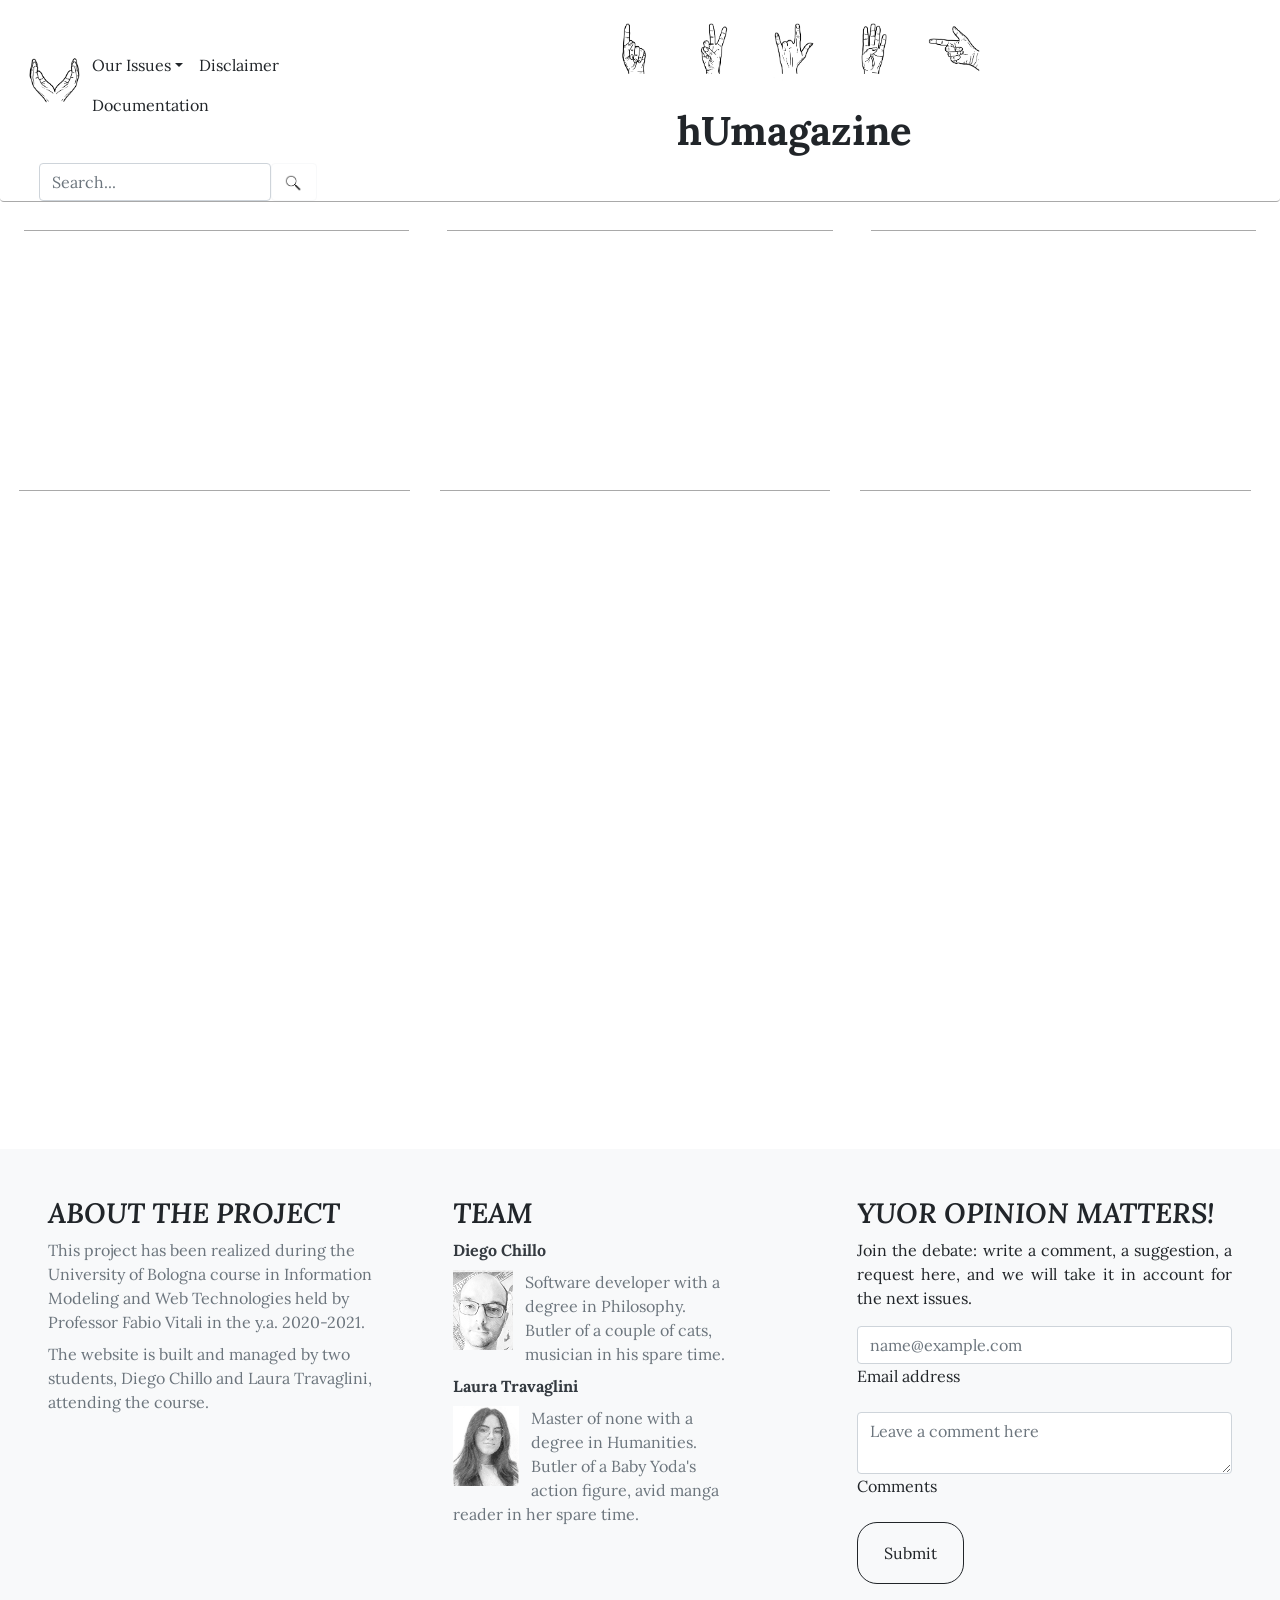
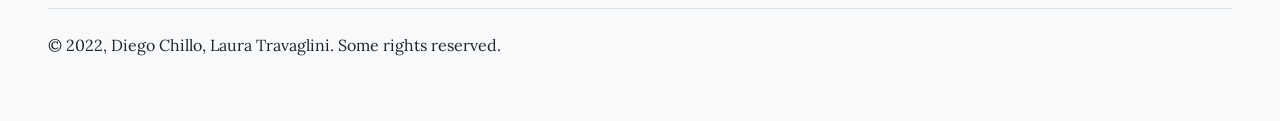
<file: issue.html>
<!doctype html>
<html lang="en">

  <head>
    <title>hUmagazine</title>

    <!-- Required meta tags -->
    <meta charset="utf-8">
    <meta name="viewport" content="width=device-width, initial-scale=1">

    <link rel="icon" href="favicon.ico" type="image/x-icon">

    <!-- Bootstrap CSS -->
    <!-- <link href="https://cdn.jsdelivr.net/npm/bootstrap@5.1.3/dist/css/bootstrap.min.css" rel="stylesheet" integrity="sha384-1BmE4kWBq78iYhFldvKuhfTAU6auU8tT94WrHftjDbrCEXSU1oBoqyl2QvZ6jIW3" crossorigin="anonymous"> -->
    <link rel="stylesheet" href="https://stackpath.bootstrapcdn.com/bootstrap/4.3.1/css/bootstrap.min.css" integrity="sha384-ggOyR0iXCbMQv3Xipma34MD+dH/1fQ784/j6cY/iJTQUOhcWr7x9JvoRxT2MZw1T" crossorigin="anonymous">

    <!-- CSS loaders -->
    <link rel="stylesheet" href="css/main.css">
    <link rel="stylesheet" href="css/style1.css" media="none" id="cssstyle1">
    <link rel="stylesheet" href="css/style2.css" media="none" id="cssstyle2">
    <link rel="stylesheet" href="css/style3.css" media="none" id="cssstyle3">
    <link rel="stylesheet" href="css/style4.css" media="none" id="cssstyle4">

    <!-- Wikipedia-preview stylesheet -->
    <link rel="stylesheet" href="css/wikipedia-preview.css">

    <!-- Load jQuery -->
    <script language="javascript" src="https://ajax.googleapis.com/ajax/libs/jquery/3.5.1/jquery.min.js"></script>

    <!-- Loads the Compendium library for text analysis -->
    <script type="text/javascript" src="js/compendium-js-master/dist/compendium.minimal.js"></script>

    <!-- Load our JS Library -->
    <script language="javascript" src="js/llll.js"></script>

    <script language="javascript">$(document).ready(function() { loadArticles(); });</script>

  </head>


  <body>

    <!-- <div class="container-fluid"> MAIN CONTAINER -->

      <div id="topBar" class="sticky-top"></div> <!-- A jQuery function loads content inside this div -->


      <!-- <main class="container-fluid justify-content-md-around my-4"> -->  <!-- The smaller centered page is class "container" -->

        <!-- METADATA ROW -->
        <div id="metaRow" class="row align-items-start px-4 wrap">
          <div class="col metaCol pt-2 mr-2" id="metaData1">
            <div id="frameData1" class="position-sticky">
              <ul class="nav nav-tabs justify-content-start" id="tabs1" role="tablist"></ul>
              <div class="tab-content pt-2" id="content1"></div>
            </div>
          </div>
          <div class="col metaCol pt-2 mr-2" id="metaData2">
            <div id="frameData2" class="position-sticky">
              <ul class="nav nav-tabs justify-content-start" id="tabs2" role="tablist"></ul>
              <div class="tab-content pt-2" id="content2"></div>
            </div>
          </div>
          <div class="col metaCol pt-2" id="metaData3">
            <div id="frameData3" class="position-sticky">
              <ul class="nav nav-tabs justify-content-start" id="tabs3" role="tablist"></ul>
              <div class="tab-content pt-2" id="content3"></div>
          </div>
          <!--</main>-->
        </div>


        <div class="container-fluid justify-content-center pb-3">
          <div class="tech-slideshow">
            <div class="mover"></div>
          </div>
        </div>
      </div>

      <!-- For separation lines -->
      <div class="row align-items-start px-4 wrap">
        <div class="col sepLine"></div>
        <div class="col sepLine"></div>
        <div class="col sepLine"></div>
      </div>


        <!-- ARTICLE ROW -->
        <div id="artRow" class="row align-items-start px-4 py-4 wrap">
           <div class="col artiCol pt-2 mr-2" id="article1"></div>
           <div class="col artiCol pt-2 mr-2" id="article2"></div>
           <div class="col artiCol pt-2" id="article3"></div>
        </div> <!-- END of article row -->

        <div class="container-fluid justify-content-center pb-3">
          <div class="tech-slideshow">
            <div class="mover"></div>
          </div>
        </div>

      </main>

      <!-- END Article section -->


      <!-- FOOTER -->
      <div id="footerBar"></div>


    <!-- </div> MAIN CONTAINER -->


    <!-- Bootstrap Bundle with Popper -->
    <script src="https://cdn.jsdelivr.net/npm/bootstrap@5.1.3/dist/js/bootstrap.bundle.min.js" integrity="sha384-ka7Sk0Gln4gmtz2MlQnikT1wXgYsOg+OMhuP+IlRH9sENBO0LRn5q+8nbTov4+1p" crossorigin="anonymous"></script>
    <script src="https://cdnjs.cloudflare.com/ajax/libs/popper.js/1.14.7/umd/popper.min.js" integrity="sha384-UO2eT0CpHqdSJQ6hJty5KVphtPhzWj9WO1clHTMGa3JDZwrnQq4sF86dIHNDz0W1" crossorigin="anonymous"></script>
    <script src="https://stackpath.bootstrapcdn.com/bootstrap/4.3.1/js/bootstrap.min.js" integrity="sha384-JjSmVgyd0p3pXB1rRibZUAYoIIy6OrQ6VrjIEaFf/nJGzIxFDsf4x0xIM+B07jRM" crossorigin="anonymous"></script>

    <script>
        // Metadata and article columns widening only for style 4
        $(function() {

          // Column 1
          $('#metaData1').hover(function() {
            if ($('#cssstyle4').attr('media')=='') {
              $('#article1').css('flex', '3');
              $('#metaData1').css('flex', '3');
            }
          }, function() {
              $('#article1').css('flex', '1');
              $('#metaData1').css('flex', '1');
          });
          $('#article1').hover(function() {
            if ($('#cssstyle4').attr('media')=='') {
              $('#article1').css('flex', '3');
              $('#metaData1').css('flex', '3');
            }
          }, function() {
              $('#article1').css('flex', '1');
              $('#metaData1').css('flex', '1');
          });

          // Column 2
          $('#metaData2').hover(function() {
            if ($('#cssstyle4').attr('media')=='') {
              $('#article2').css('flex', '3');
              $('#metaData2').css('flex', '3');
            }
          }, function() {
              $('#article2').css('flex', '1');
              $('#metaData2').css('flex', '1');
          });
          $('#article2').hover(function() {
            if ($('#cssstyle4').attr('media')=='') {
              $('#article2').css('flex', '3');
              $('#metaData2').css('flex', '3');
            }
          }, function() {
              $('#article2').css('flex', '1');
              $('#metaData2').css('flex', '1');
          });

          // Column 3
          $('#metaData3').hover(function() {
            if ($('#cssstyle4').attr('media')=='') {
              $('#article3').css('flex', '3');
              $('#metaData3').css('flex', '3');
            }
          }, function() {
              $('#article3').css('flex', '1');
              $('#metaData3').css('flex', '1');
          });
          $('#article3').hover(function() {
            if ($('#cssstyle4').attr('media')=='') {
              $('#article3').css('flex', '3');
              $('#metaData3').css('flex', '3');
            }
          }, function() {
              $('#article3').css('flex', '1');
              $('#metaData3').css('flex', '1');
          });


        });

    </script>


  </body>

  <!-- WIKIPEDIA PREVIEW SCRIPT INITIALIZATION -->
  <script src="js/wikipedia-preview.production.js"></script>


<!-- Script Loaders-->


</html>
</file>
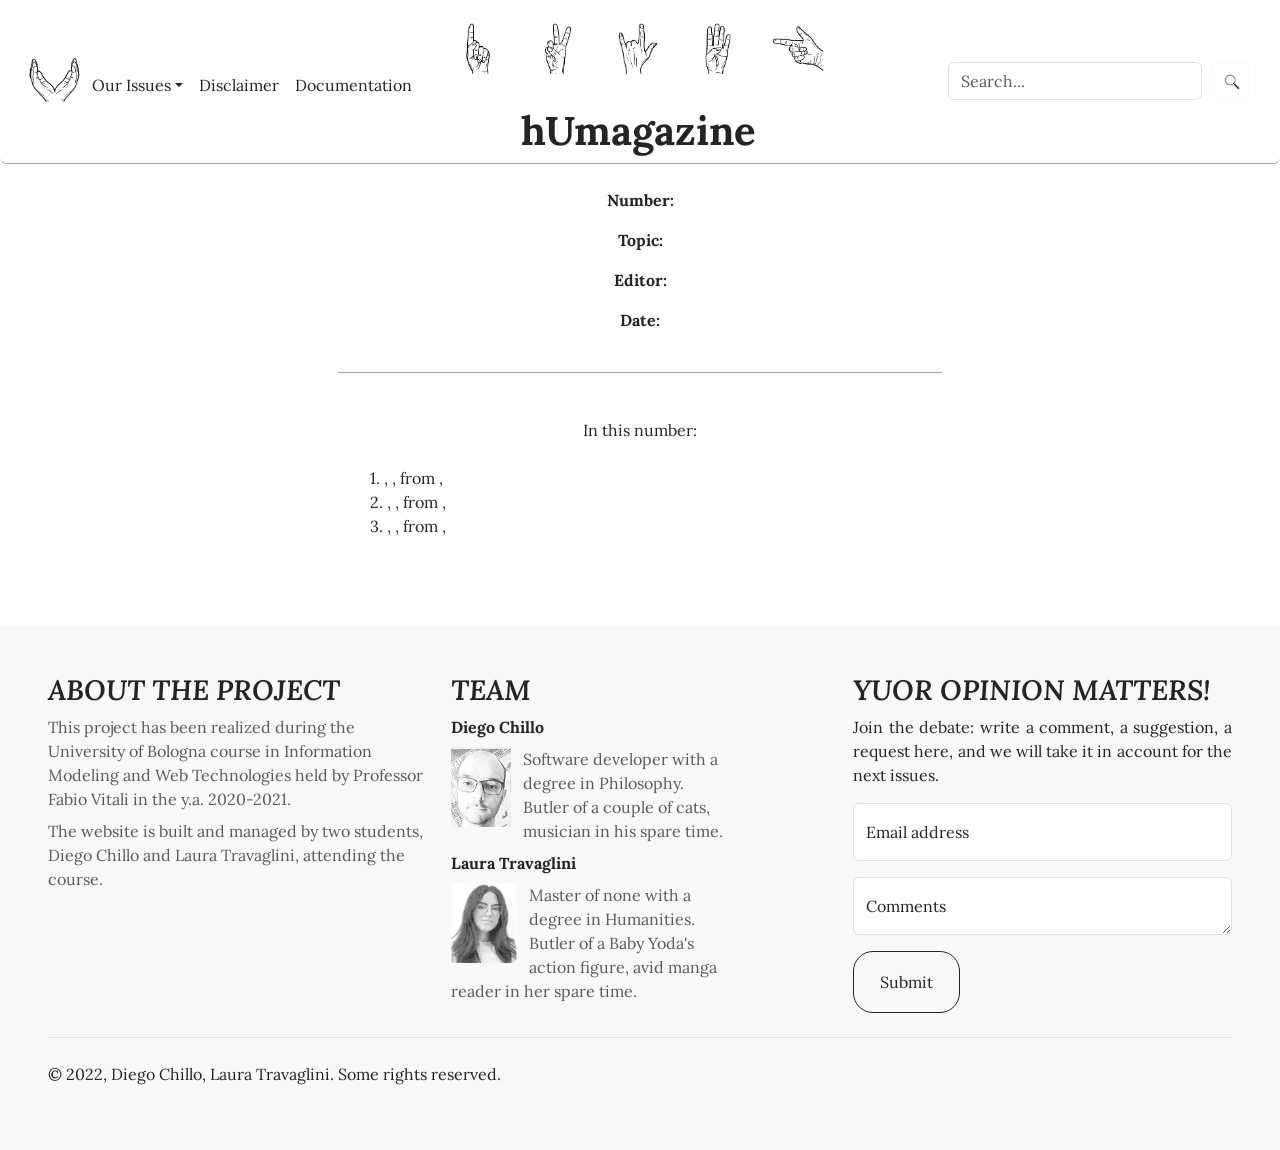
<file: issuecover.html>
<!doctype html>
<html lang="en">

  <head>
    <title>hUmagazine</title>

    <!-- Required meta tags -->
    <meta charset="utf-8">
    <meta name="viewport" content="width=device-width, initial-scale=1">

    <link rel="icon" href="favicon.ico" type="image/x-icon">

    <!-- Bootstrap CSS -->
    <link href="https://cdn.jsdelivr.net/npm/bootstrap@5.1.3/dist/css/bootstrap.min.css" rel="stylesheet" integrity="sha384-1BmE4kWBq78iYhFldvKuhfTAU6auU8tT94WrHftjDbrCEXSU1oBoqyl2QvZ6jIW3" crossorigin="anonymous">

    <!-- CSS loaders -->
    <link rel="stylesheet" href="css/main.css">
    <link rel="stylesheet" href="css/style1.css" media="none" id="cssstyle1">
    <link rel="stylesheet" href="css/style2.css" media="none" id="cssstyle2">
    <link rel="stylesheet" href="css/style3.css" media="none" id="cssstyle3">
    <link rel="stylesheet" href="css/style4.css" media="none" id="cssstyle4">

    <!-- Load jQuery -->
    <script language="javascript" src="https://ajax.googleapis.com/ajax/libs/jquery/3.5.1/jquery.min.js"></script>

    <!-- Load our JS Library -->
    <script language="javascript" src="js/llll.js"></script>

  </head>


  <body>

    <!-- <div class="container-fluid">MAIN CONTAINER -->

      <!-- TOP BAR -->
      <div id="topBar" class="sticky-top"></div> <!-- A jQuery function loads content inside this div -->

      <!-- HOMEPAGE ROW -->
      <main id="coverstyle1" class="container-fluid justify-content-md-center my-4"> <!-- container-small is a CUSTOM class defined in main.css -->
       <!-- align-items-start-->
        <div class="row g-5">
          <div id="coverLeft" class="col col-md-3">
          </div>

          <div class="col col-md-6">
              <div id="cover1">
              <div id="issueMeta">
              <p><span class="metaTitle">Number: </span><span id="issueN"></span></p>
              <p><span class="metaTitle">Topic: </span><span id="issueTopic"></span></p>
              <p><span class="metaTitle">Editor: </span><span id="issueEditor"></span></p>
              <p><span class="metaTitle">Date: </span><span id="issueDate"></span></p>
               </div>
              </div>
              <br/>

              <div id="issueArticles">
              <div>In this number:</div>
              <br/>
              <div id="artMetaDiv">
              <ol class="list-group-numbered text-left olCustom" align="left">
                <li id="art1" class="list-group-item border-0 coverCustom">
                  <span class="artTitle"></span><span id="artN1"></span>,
                  <span class="artMeta"></span><span id="artN1Aut"></span>,
                  <span class="artMeta"> from </span><span id="artN1Mag"></span>,
                  <span class="artMeta"></span><span id="artN1Date"></span><br/>
                  <span class="artMeta"></span><span id="artN1KW1" class="card-subtitle text-muted"></span> <span class="artMeta"></span><span id="artN1KW2" class="card-subtitle text-muted"></span> <span class="artMeta"></span><span id="artN1KW3" class="card-subtitle text-muted"></span>
                </li>
                <li id="art2" class="list-group-item border-0 coverCustom">
                  <span class="artTitle"></span><span id="artN2"></span>,
                  <span class="artMeta"></span><span id="artN2Aut"></span>,
                  <span class="artMeta"> from </span><span id="artN2Mag"></span>,
                  <span class="artMeta"></span><span id="artN2Date"></span><br/>
                  <span class="artMeta"></span><span id="artN2KW1" class="card-subtitle text-muted"></span> <span class="artMeta"></span><span id="artN2KW2" class="card-subtitle text-muted"></span> <span class="artMeta"></span><span id="artN2KW3" class="card-subtitle text-muted"></span>
                </li>
                <li id="art3" class="list-group-item border-0 coverCustom">
                  <span class="artTitle"></span><span id="artN3"></span>,
                  <span class="artMeta"></span><span id="artN3Aut"></span>,
                  <span class="artMeta"> from </span><span id="artN3Mag"></span>,
                  <span class="artMeta"></span><span id="artN3Date"></span><br/>
                  <span class="artMeta"></span><span id="artN3KW1" class="card-subtitle text-muted"></span> <span class="artMeta"></span><span id="artN3KW2" class="card-subtitle text-muted"></span> <span class="artMeta"></span><span id="artN3KW3" class="card-subtitle text-muted"></span>
                </li>
              </ol>
              </div>
              <div id="openIssue"></div>
              </div>
              <br/><br/>
          </div>
          <div class="col col-md-3"></div>
        </div>


      </main> <!-- End container -->

      <!-- FOOTER -->
      <div id="footerBar"></div>

    <!-- </div> -->


    <!-- Bootstrap Bundle with Popper -->
    <script src="https://cdn.jsdelivr.net/npm/bootstrap@5.1.3/dist/js/bootstrap.bundle.min.js" integrity="sha384-ka7Sk0Gln4gmtz2MlQnikT1wXgYsOg+OMhuP+IlRH9sENBO0LRn5q+8nbTov4+1p" crossorigin="anonymous"></script>

    <script type="text/javascript">
      //var issuesDet = JSON.parse(fs.readFileSync("issuesDb.json"));

      const urlParams = new URLSearchParams(window.location.search);
      const issueNumber = urlParams.get('number');
      // console.log(issueNumber);

      // Adds one link to the menu for each issue contained in the issuesDb.json file
      $.getJSON('./issuesDb.json', function(objson){
                //console.log(objson.topic);
                for (const jsonissue of objson.issues) {

                  if (jsonissue.number==issueNumber) {

                    $("#issueN").append(jsonissue.number);
                    $("#issueTopic").append(jsonissue.topic);
                    $("#issueEditor").append(jsonissue.editor);
                    $("#issueDate").append(jsonissue.date);
                    $("#artN1").append(jsonissue.art1);
                    $("#artN1Mag").append(jsonissue.art1Mag);
                    $("#artN1Aut").append(jsonissue.art1Aut);
                    $("#artN1Date").append(jsonissue.art1Date);
                    $("#artN1KW1").append(jsonissue.art1KW1);
                    $("#artN1KW2").append(jsonissue.art1KW2);
                    $("#artN1KW3").append(jsonissue.art1KW3);
                    $("#artN2").append(jsonissue.art2);
                    $("#artN2Mag").append(jsonissue.art2Mag);
                    $("#artN2Aut").append(jsonissue.art2Aut);
                    $("#artN2Date").append(jsonissue.art2Date);
                    $("#artN2KW1").append(jsonissue.art2KW1);
                    $("#artN2KW2").append(jsonissue.art2KW2);
                    $("#artN2KW3").append(jsonissue.art2KW3);
                    $("#artN3").append(jsonissue.art3);
                    $("#artN3Mag").append(jsonissue.art3Mag);
                    $("#artN3Aut").append(jsonissue.art3Aut);
                    $("#artN3Date").append(jsonissue.art3Date);
                    $("#artN3KW1").append(jsonissue.art3KW1);
                    $("#artN3KW2").append(jsonissue.art3KW2);
                    $("#artN3KW3").append(jsonissue.art3KW3);
                    $("#openIssue").append('<button id="btnIssue" class="btn btn-link m-3" width="20" height="20"><a href="issue.html?number=' + issueNumber + '">Start reading...</a></button>');
                  }

                }
            }).fail(function(){
                console.log("Get from issueDb: an error has occurred.");
            });
    </script>



  </body>

<!-- Script Loaders-->


</html>
</file>
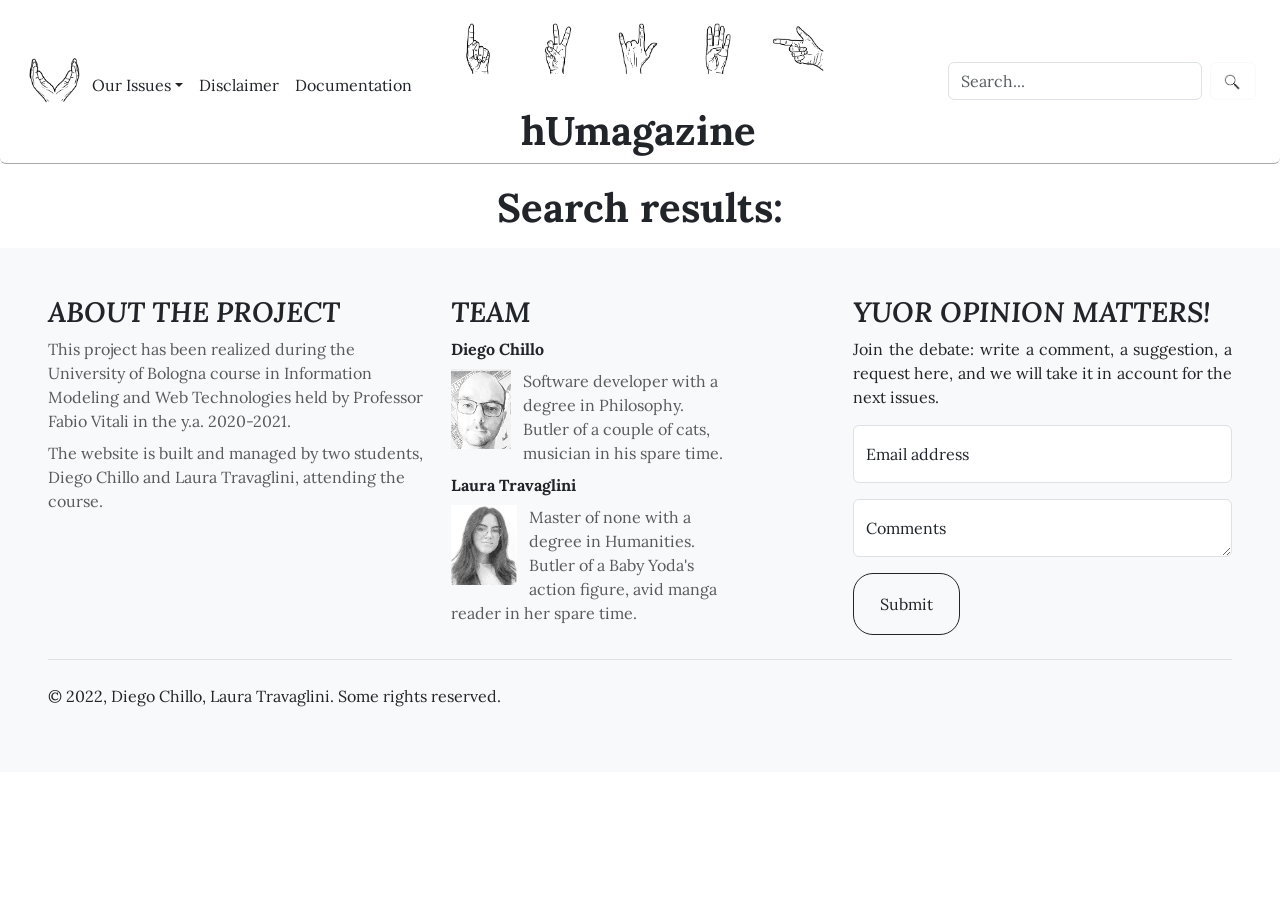
<file: search.html>
<!doctype html>
  <html lang="en">

  <head>
    <title>hUmagazine</title>

    <!-- Required meta tags -->
    <meta charset="utf-8">
    <meta name="viewport" content="width=device-width, initial-scale=1">

    <link rel="icon" href="favicon.ico" type="image/x-icon">

    <!-- Bootstrap CSS -->
    <link href="https://cdn.jsdelivr.net/npm/bootstrap@5.1.3/dist/css/bootstrap.min.css" rel="stylesheet" integrity="sha384-1BmE4kWBq78iYhFldvKuhfTAU6auU8tT94WrHftjDbrCEXSU1oBoqyl2QvZ6jIW3" crossorigin="anonymous">

    <!-- CSS loaders -->
    <link rel="stylesheet" href="css/main.css">
    <link rel="stylesheet" href="css/style1.css" media="none" id="cssstyle1">
    <link rel="stylesheet" href="css/style2.css" media="none" id="cssstyle2">
    <link rel="stylesheet" href="css/style3.css" media="none" id="cssstyle3">
    <link rel="stylesheet" href="css/style4.css" media="none" id="cssstyle4">

    <!-- Load jQuery -->
    <script language="javascript" src="https://ajax.googleapis.com/ajax/libs/jquery/3.5.1/jquery.min.js"></script>

    <!-- Load our JS Library -->
    <script language="javascript" src="js/llll.js"></script>

    <!-- style for the spaceholders -->
    <style>
      .bd-placeholder-img {
        font-size: 1.125rem;
        text-anchor: middle;
        -webkit-user-select: none;
        -moz-user-select: none;
        user-select: none;
      }

      @media (min-width: 768px) {
        .bd-placeholder-img-lg {
          font-size: 3.5rem;
        }
      }
    </style>

    <script src="js/lunr.js"></script>
    <script src="js/search.js"></script>

  </head>


  <body>

    <!-- <div class="container-fluid"> --> <!-- MAIN CONTAINER -->

      <!-- TOP BAR -->
      <div id="topBar" class="sticky-top"></div> <!-- A jQuery function loads content inside this div -->


      <!-- SEARCH RESULTS CONTENT -->

      <div class="container">

        <h1>Search results:</h1>

        <ol id="search-results"></ol>

        <script>
          // resultPages from previous example
          resultsString = "";
          resultPages.forEach(function (r) {
              resultsString += "<li class='searchResult'>";
              //resultsString +=   "<a class='result' href='" + r.url + "?q=" + searchTerm + "'><h3>" + r.title + "</h3></a>";
              resultsString +=   "<a class='result' href='" + r.url + "'><h5>hUmagazine Issue #" + r.issue + ", Article #" + r.article + "</h5></a>";
              resultsString +=   "<div class='snippet'>" + r.content.substring(0, 150) + "...</div>";
              resultsString += "</li>"
          });
          document.querySelector("#search-results").innerHTML = resultsString;
        </script>

        <p>
        </p>

      </div> <!-- End of search results container -->

      <!-- FOOTER -->
      <div id="footerBar"></div>

    <!-- </div> -->


  </body>

  <!-- Bootstrap Bundle with Popper -->
  <script src="https://cdn.jsdelivr.net/npm/bootstrap@5.1.3/dist/js/bootstrap.bundle.min.js" integrity="sha384-ka7Sk0Gln4gmtz2MlQnikT1wXgYsOg+OMhuP+IlRH9sENBO0LRn5q+8nbTov4+1p" crossorigin="anonymous"></script>


</html>
</file>
<file: css/main.css>
/* Main CSS file */

@font-face {
  font-family: "Lora Bold";
  src: url("./fonts/style0/Lora-Bold.ttf");
}

@font-face {
  font-family: "Lora SBI";
  src: url("./fonts/style0/Lora-SemiBoldItalic.ttf");
}

@font-face {
  font-family: "Lora Reg";
  src: url("./fonts/style0/Lora-Regular.ttf");
}

@font-face {
  font-family: "Lora L";
  src: url("./fonts/style0/Lora-VariableFont_wght.ttf");
}

h1 {
  font-family: Lora Bold;
  text-align: center;
}

h2, #kW {
  font-family: Lora SBI;
}

#docCenter h2 {
  text-align: center;
}

figcaption {
  text-align: center;
  font-style: italic;
}

h3 {
  font-family: Lora SBI;
  text-transform: uppercase;
}

#currentDateTime {
  border:none;
  font-family: Lora SBI;
}

.step {
  font-weight: bold;
}

body {
  overflow-y: scroll;
  overflow-x: hidden;
  font-family: Lora L;
}

#mainMenu li {
  font-family: Lora L;
}

body::-webkit-scrollbar {
  display: none;
}

p {
  text-align: justify;
}

#btnIssue, #footer button, .customCol button, #centralMain button, #openIssue button {
  border: 0.5px solid  rgb(33,37,41) !important;
  border-radius: 20px;
  color: rgb(33,37,41) !important;
  padding: 2vh 2vw;
}

#btnIssue a, .customCol a, #centralMain a, #coverstyle1 a {
  text-decoration: none !important;
  color: rgb(33,37,41)!important;
}

#btnIssue:hover, #btnIssue a:hover, .customCol a:hover, #centralMain a:hover, #btnIssue a.active, .customCol a.active, #centralMain a.active, #openIssue a.active  {
  color:  white !important;
}

#btnIssue:hover, #footer button:hover, .customCol button:hover, #centralMain button:hover {
  color: white !important;
  border: 0.5px solid  rgb(33,37,41)!important;
  border-radius: 20px;
  background-color: rgb(33,37,41)!important;
}

hr {
  background-color: rgb(33,37,41)!;
}

/* homepage */

#centralMain {
  text-align: center;
}

#centralMain a {
  text-align: center;
}

#centralMain .itemIcon {
 margin-left: auto;
 margin-right: auto;
}

.arrow {
  content: url(arr0w.png);
  width: auto;
  height: 8vh;
  margin-left: auto;
  margin-right: auto;
}

.date {
  text-align: center;
}

.lastBox {
  border-bottom: none!important;
}

.leftCol {
  border-right: 1px solid darkgray;
}

.rightCol {
  border-left: 1px solid darkgray;
}

h6, h6:hover, h6 a {
  font-weight:700;
  color: black!important;
  text-decoration:none;
}

/* documentation */

#docCenter{
  height: 72vh;
  overflow-y: scroll;
  scroll-behavior: smooth;
  word-wrap: break-word;
 }
 #docCenter::-webkit-scrollbar {
   display: none;
}
#docCenter img {
  margin-bottom: 1vh;
}


/* Issue Cover */

#coverstyle1 {
  text-align: center;
}

#issueArticles {
  border-top: 1px solid darkgrey;
  padding-top: 5vh;
}

#issueMeta p{
  text-align: center;
}

#btnIssue {
  text-decoration-line: none !important;
}

/* Article columns */
.artiCol {
    height: 66vh;
    overflow-y: scroll;
    overflow-x: hidden;
}

.mention {
  color: #007bff;
}


/* Metadata columns */

.metaCol {
    height: 28vh;
    overflow-y: scroll;
    overflow-x: hidden;
}

.metaTitle {
  font-weight: 700;
}

.nav-tabs {
  border-bottom: 1px solid darkgrey;
  -webkit-border-bottom: 1px solid darkgrey;
}

.nav-tabs .nav-link {
  border: 1px solid darkgrey;
  border-bottom: none;
  border-radius: 10px 10px 0 0;
  -webkit-border: 1px solid darkgrey;
  -webkit-border-bottom: none;
  -webkit-border-radius: 10px 10px 0 0;
}

.nav-tabs .nav-link.active {
  background-color: #212529;
  color: white;
  -webkit-background-color: #212529;
  -webkit-color: white;
}

.nav-tabs .nav-link:hover {
  background-color: #212529;
  color: white;
  -webkit-background-color: #212529;
  -webkit-color: white;
}

.sepLine {
  border-bottom: 1px solid darkgray;
  margin-right:20px;
  margin-left:10px;
}

.navbar {
  height: 80pt;
  transition: .3s; /* When it shrinks on scroll*/
}

#mainMenu {
  transition: .3s;  /* When it shrinks on scroll*/
  font-family: "";
}

#reviewName {
  position:relative; /* NEEDED FOR Z-INDEX TO WORK! */
  transition: .3s;  /* When it shrinks on scroll*/
}

.issueCoverContainer {
  width: 35%;
}

#styleSelector a {
  padding-left: 10px;
  padding-right: 10px;
}

header div.d-flex { /* Because on issue.html Bootstrap 4 adds this padding */
  padding-left:0px;
}

.tab-pane label {
  padding-right:4px;
}

/* Slim scrollbar */
::-webkit-scrollbar {
    width: 12px;
}

::-webkit-scrollbar-track {
    -webkit-box-shadow: inset 0 0 6px rgba(0,0,0,0.3);
    border-radius: 10px;
}

::-webkit-scrollbar-thumb {
    border-radius: 10px;
    -webkit-box-shadow: inset 0 0 6px rgba(0,0,0,0.5);
}
/* END of slim scrollbar */

.subtitle {
  font-family: Lora SBI;
}

.artiCol {
  word-wrap: break-word;
  }

/* Representative image of the articles */
.articleImg {
  width: 100%;
}

.imgSource {
  font-size: x-small;
}

.imgCaption {
  font-size: smaller;
}

/* Some article elements:
Bigger first letter; ASIDE text */

.big-first-letter::first-letter {
  font-size: 200%;
}

aside { /* Side notes in the text of the articles */
  width: 50%;
  text-align: center;
  float: left;
  font-style: italic;
  font-size: larger;
  padding: 1vh 2vw 1vh 1vh;
  border-right: 1px solid darkgray;
  word-wrap: break-word;
  margin: 2vh 2vw 2vh 0;
}

.imgCaption {
  padding: 1vw;
  font-family: Lora Reg;
 }

 .imgSource {
   margin-bottom: 2vh;
   text-align: center;
   font-family: Lora Reg;
 }

 .articleImg {
   margin-bottom: 1vh;
 }

 aside .imgCaption {
   border: none;
   margin: 0;
   font-family: Lora Reg;
 }

.byline, .publicationDate {
  font-family: Lora Reg;
}

iframe {
  width: 100%;
}

/* Custom containers, mainly used for issue cover pages */
@media (min-width: 768px) {
    .container-small {
        width: 300px;
    }
    .container-large {
        width: 970px;
    }
}
@media (min-width: 992px) {
    .container-small {
        width: 500px;
    }
    .container-large {
        width: 1170px;
    }
}
@media (min-width: 1200px) {
    .container-small {
        width: 700px;
    }
    .container-large {
        width: 1500px;
    }
}

/*
.container-small, .container-large {
    max-width: 100%;
}
/*

/* Format of labels into analysis tabs into metadata selectors */
.analisysLabel {
    font-weight: 600;
}

blockquote {
  /* background-color: lightgray; */
  /* padding: 4% ; */
  font-style: italic;
}

.tableCaption {
  margin-top: 50px;
}


/* These classes to avoid NAVBARS to wrap elements on multiple lines */
.navbar-header {
    float:left;
}
.navbar-nav {
    float:right;
}

/* This is a Bootstrap 5 class, but we need to make it important in issue.html page, where we use Bootrstrap 4 */
a.link-dark {
  color:#212529!important;
}

.searchResult {
  margin-bottom: 20px;
}


/* Basic Style */

#centralMain {
  /*border-left: 1px solid darkgray;
  border-right: 1px solid darkgray;*/
}


.headerCustom {
  border-bottom: 1px solid darkgray;
  margin-bottom:20px!important;
}

.customCol {
  border-bottom: 1px solid darkgray;
  border-radius:0!important;
  background-color:transparent!important;
}

.customPreview {
  border-bottom: 1px solid darkgray;
  border-radius: 0!important;
  background-color: transparent!important;
}

.customPreview a {
  text-decoration: none;
  color: darkgray;
}


#keywordsList {
  border-bottom: 1px solid darkgray;
}


/* Ghost years behind style selector */
a[year]:hover:after {
  content: attr(year);
  font-size:120px;
  /* letter-spacing:40px; */
  color: rgba(0,0,0,0.07);
  position: absolute;
  left: 6%;
  top: -45px;
  z-index: 0;
  width:50px;
  background: transparent;
  pointer-events: none;
}



/*-----------------------------------------------------------------------------
	Clearfix
-----------------------------------------------------------------------------*/

.clear {
  clear: both;
}

.clearfix:after {
  content: ".";
  clear: both;
  visibility: hidden;
  line-height: 0;
  height: 0;
  display: block;
}


/*-----------------------------------------------------------------------------
	Widget Css
-----------------------------------------------------------------------------*/

.apsp-caption-disabled .apsp-pinterest-latest-pin {
  float: left;
  width: 30.33%;
  margin: 0 0 3% 3%;
  list-style: none;
  background: none repeat scroll 0 0 #eeeeee;
  border-radius: 5px;
  -webkit-box-shadow: 1px 3px 4px #cccccc;
  box-shadow: 1px 3px 4px #cccccc;
  padding: 4px;
  -webkit-box-sizing: border-box;
  -moz-box-sizing: border-box;
  box-sizing: border-box;
}

.apsp-caption-enabled .apsp-pinterest-latest-pin {
  background: none repeat scroll 0 0 #eeeeee;
  border-radius: 5px;
  -webkit-box-shadow: 1px 3px 4px #cccccc;
  box-shadow: 1px 3px 4px #cccccc;
  -webkit-box-sizing: border-box;
  -moz-box-sizing: border-box;
  box-sizing: border-box;
  float: left;
  list-style: outside none none;
  margin: 3% 0 0 3%;
  padding: 4px;
  width: 47%;
}

#apsp-pinterest-latest-pins.apsp-caption-enabled {
  margin: 3% 0 0 -3%;
  padding: 0;
  width: 100%;
}

#apsp-pinterest-latest-pins.apsp-caption-disabled {
  margin: 3% 0 0 -3%;
  padding: 0;
  width: 100%;
}

.apsp-pinterest-image a {
  border: medium none !important;
  display: block;
  text-align: center;
}

.apsp-pinterest-image img {
  border: medium none;
  display: inline-block !important;
}

.apsp-pinterest-text {
  display: block;
  margin-top: 10px;
  text-align: center;
  font-family: 'Open Sans', sans-serif;
  font-size: 14px;
  line-height: 20px;
}

.apsp-pinterest-link {
  background: #f4f4f4 url("https://s-passets.pinimg.com/images/pidgets/board_button_link.png") repeat-x scroll 0 0;
  border: 1px solid #cccccc !important;
  border-radius: 2px !important;
  color: #746d6a !important;
  cursor: pointer !important;
  display: block !important;
  font-family: Helvetica !important;
  font-size: 13px !important;
  font-weight: bold !important;
  height: 31px !important;
  line-height: 30px !important;
  margin: 10px 10px 0 !important;
  text-align: center !important;
  text-decoration: none !important;
  text-shadow: 0 1px #ffffff !important;
}

.apsp-share a {
  background: #BD081C;
  padding: 0 10px;
  border-radius: 3px;
  text-align: center;
  display: inline-block;
  color: #fff;
  margin-bottom: 10px;
  border-bottom: none !important;
}

.apsp-share a:hover {
  background: #d4071e;
  color: #fff;
}

.apsp-pinterest-link > a {
  color: #cb2f38 !important;
  text-decoration: none !important;
  border-bottom: none !important;
}

/* footer */

#teamMate1, #teamMate2 {
  font-weight: bold !important;
}

#footer img {
  margin-right: 1vw;
}
</file>
<file: css/style1.css>
/* @import url('https://fonts.cdnfonts.com/css/belle-epoque');

*/

@font-face{
  font-family: "GoudyIni";
  src: url("./fonts/style1/GoudyIni.ttf");
 }

@font-face{
  font-family: "Flanker Reg";
  src: url("./fonts/style1/flanker-griffo.regular.otf");
 }

 @font-face{
  font-family: "Flanker Italic";
  src: url("./fonts/style1/flanker-griffo.italic.ttf");
 }

 @font-face{
  font-family: "Flanker Bold";
  src: url("./fonts/style1/flanker-griffo.bold.ttf");
 }

 @font-face{
  font-family: "Flanker BoldIt";
  src: url("./fonts/style1/flanker-griffo.bold-italic.ttf");
 }

 /* topbar */

.headerCustom {
  background-color: #f6f1e8 !important;
  border-bottom: 2px solid black;
  background-image: url(topbar1.png);
  background-size: cover;
  background-repeat: no-repeat;
  background-position: center top;
}

#styleSelector a {
  background-color: #f6f1e8 !important;
  border-radius: 50px !important;
  border: 1px solid black !important;
  margin-right: 1vw;
}

#logo {
  background-color: #f6f1e8 !important;
  border-radius: 50px !important;
  border: 1px solid black !important;
  padding: 12px;
}

#mainMenu li {
  margin-left: 1vw;
  font-family: Flanker Reg !important;
  text-transform: uppercase;
  background-color: #f6f1e8;
  border: 1px solid black !important;
  border-radius: 30px !important;
  padding: 3px;
}

#mainMenu .dropdown-menu {
  border: 1px solid black;
  border-radius: 20px !important;
  padding: 5px;
  color: #B63323;
  background-color: #f6f1e8;
}

#mainMenu .dropdown-menu li {
  font-family: Flanker Reg !important;
  text-transform:none;
}

#mainMenu .dropdown-item:hover {
  color: #B63323 !important;
  background-color: #f6f1e8 !important;
  border-radius: 20px !important;
  font-family: Flanker Bold !important;
}

#mainMenu .nav-link.active {
  color: #B63323 !important;
  background-color: #f6f1e8 !important;
  border-radius: 20px !important;
  font-family: Flanker Bold !important;
}

#reviewName {
  text-shadow: 1px 1px 2px white, 0 0 1em white
  , 0 0 0.5em #f6f1e8;
}

#searchBtn {
  border: 1px solid black;
  background-color: #f6f1e8;
}

#searchBtn:hover {
  background-color: #B63323;
}

input, textarea {
  border: 1px solid black !important;
}

a[year]:hover:after {
  color: rgba(0,0,0,0.1);
  letter-spacing:10px;
  font-family:"Century Schoolbook",Times,serif; /*"Century Schoolbook Monospace",*/
  left: 7%;
  top: 35px;
}

/* text */

h1 {
  color: #B63323;
  font-family: Flanker Bold !important;
  font-size: 41.886px;
  text-transform: uppercase;
  text-align: center;
  line-height: 1.618em;
}

h2, h3{
  color: #B63323 !important;
  font-family: Flanker Reg !important;
  text-transform: uppercase;
  text-align: center;
  font-size: 25.888px;
  line-height: 1.618em;
}

body {
  background: #f6f1e8;
  background-position: center;
  background-origin: margin-box;
  color: #1D1A13;
  font-family: Flanker Reg !important;
  font-size: 16px;
  text-align: justify;
  line-height: 1.618em;
}

/* homepage */

.kwCustom {
  font-family: Flanker Bold !important;
  color: black;
}

#currentDateTime, #kW {
  background-color: transparent !important;
  border: none !important;
  box-shadow: none;
  text-shadow: none;
  color: #B63323 !important;
  text-transform: uppercase;
}

.nav-scroller {
  border-bottom: 1px solid black;
}

.customCol {
  background: #f6f1e8 !important;
  background-image: url(spacestyle1.png), url(space2style1.png) !important;
  background-size: contain  !important;
  background-size: 50vh, 50vh !important;
  background-repeat: no-repeat  !important;
  background-position: bottom, top  !important;
  background-origin: border-box, border-box  !important;
  padding-top: 20vh !important;
  padding-bottom: 20vh !important;
  border-bottom: 1px solid black;
}

.leftCol {
  border-right: 1px solid black;
  border-bottom: none !important;
}

.rightCol {
  border-left: 1px solid black;
  border-bottom: none !important;
}
.lastBox {
  border: none !important;
}

#keywordsList {
  border-bottom: none;
}

.arrow {
  content: url(arrow1.png);
  width: auto;
  height: 8vh;
}

.customPreview a.img {
  padding-bottom: 0px;
}

#artPre1_1,#artPre1_2, #artPre1_3, #artPre2_1, #artPre2_2 {
  border-bottom: 1px solid black !important;
}

/* documentatin pg */

#documentationMain {
background-image: url(framesxstyle1.png), url(framedxstyle1.png);
 background-size: contain;
 background-repeat: no-repeat;
 background-position: left, right;
}

.list-group-item {
  border-bottom: 1px solid black;
}

.list-group-item:hover {
  background-color: #B63323;
  color: white;
}

#docDx .list-group-item {
  width: fit-content;
}

/* cover */

#issueArticles {
  border-top: 1px solid black;
  padding-top: 5vh;
}

#coverstyle1 {
 background-image: url(framesxstyle1.png), url(framedxstyle1.png);
 background-size: contain;
 background-repeat: no-repeat;
 background-position: left, right;
 background-origin: border-box;
}

#coverstyle1 .list-group-item:hover {
  background-color: transparent !important;
  color: black !important;
}

.olCustom {
 border-radius: 20px !important;
 border:1px solid black;
 background-color: #f6f1e8 !important;
 padding: 5vh 5vw 5vh;
}

#issueMeta p {
  text-align: center;
}

#issueMeta {
 padding: 4vh 0 4vh 0;
}

#cover1 {
  height: 54vh;
  background-image: url(spacestyle1.png), url(space2style1.png);
  background-size: 50vh, 50vh !important;
  background-repeat: no-repeat;
  background-position: bottom, top;
  background-origin: content-box, content-box;
  height: 50vh;
  display: flex;
  align-items: center;
  justify-content: center;
}

#issueArticles {
  text-align: center;
  height: auto;
}

.metaTitle {
  font-family: Flanker Bold !important;
  text-transform: uppercase;
}

#artN1, #artN2, #artN3 {
  font-family: Flanker Bold !important;
  color: black;
}

#btnIssue, #footer button, .customCol button, #centralMain button {
  border: 1px solid black !important;
  border-radius: 20px;
  text-align: center !important;
  color: black !important;
  font-family: Flanker Bold !important;
  background-color: #f6f1e8 !important;
  padding: 2vh 2vw;
}

#btnIssue a, .customCol a, #centralMain a {
  text-decoration: none;
  text-align: center !important;
  color: black;
}

#btnIssue a:hover, .customCol a:hover, #centralMain a:hover, #btnIssue a.active, .customCol a.active, #centralMain a.active {
  color: white !important;
  text-align: center !important;
}

#btnIssue:hover, #footer button:hover, .customCol button:hover, #centralMain button:hover {
  color: white !important;
  font-family: Flanker Reg !important;
  border: 1px solid #B63323 !important;
  border-radius: 20px;
  background-color: #B63323 !important;
}

#openIssue {
  margin-top: 5vh;
}

/* articles */

#artRow {
  border-top: 1px solid black;
}

.sepLine {
  display: none;
}

.mention {
  color: #B63323 !important;
}

.big-first-letter::first-letter {
  font-family: GoudyIni !important;
  font-size: 67.77px;
  float: left;
  line-height: 1em;
  padding: 0.05em 0.1em 0 0;
}

@supports (initial-letter: 2) or (-webkit-initial-letter: 2) {
  p:first-of-type::first-letter {
    -webkit-initial-letter: 4;
    initial-letter: 4;
    /* undo other bits */
    float: none;
    font-size: inherit;
    line-height: inherit;
    padding: 0 0.25em 0 0;
  }

  p:first-of-type::first-line {
    -webkit-initial-letter: 4;
    initial-letter: 4;
    /* undo other bits */
    float: none;
    font-size: inherit;
    line-height: inherit;
    padding: 0 0.25em 0 0;
  }
}

.big-first-line::first-line {
  font-family: GoudyIni !important;
  font-size: 67.77px;
  float: left;
  line-height: 1.618em;
  padding: 0.05em 0.1em 0 0;
}

.subtitle {
  color: black;
  font-family: Flanker BoldIt !important;
  font-size: 25.888px;
  line-height: 1.618em;
  text-align: center;
}


.imgSource {
font-family: Flanker Italic !important;
font-size: 12.8px;
text-transform: uppercase;
text-align: center;
margin-bottom: 2vh;
   text-align: center;
}

.imgCaption, figcaption{
  font-family: Flanker Italic !important;
  font-size: 12.8px;
  padding: 1vw;
  text-align: center;
}

aside {
  border: 1px solid #B63323;
  border-radius: 20px;
  padding: 1vw;
  width: 50%;
  margin: 2vh 2vw 2vh 0;
 }

aside .imgCaption {
   border: none;
   margin: 0;
   text-align: center;
}

.imgFrame {
background-image: url(basestyle1.png);
background-position: center;
background-size: 50vh;
background-repeat: no-repeat;
background-origin: border-box;
height: 30vh;
margin-top: 0;
}

.byline {
  font-family: Flanker BoldIt !important;
  text-align: center;
}

.publicationDate {
  font-family: Flanker Italic !important;
  font-size: 12.8px;
  text-align: center;
}

a {
  color: #B63323;
}
a:hover {
  color: black;
}

.wmf-wp-with-preview {
  color: #B63323 !important;
  font-family: Flanker Reg !important;
  border-bottom: 1px dashed #B63323 !important;
}

li.artiCol {
 list-style: square !important;
}

.artiCol {
  text-align: left !important;
}

.articleImg {
filter: grayscale(90%);
-webkit-filter: grayscale(90%);
-moz-filter: grayscale(90%);
-o-filter: grayscale(90%);
-ms-filter: grayscale(90%);
margin-bottom: 0;
}

.author, .endTags {
  font-family: Flanker Italic !important;
  text-align: center;
}

.lastPar{
  height: 100vh;
  background: transparent;
  max-width: 100vh;
  position: relative;
}

.lastPar [class*=shape] {
  width: 50%;
  height: 100%;
  background: transparent;
  shape-outside: var(--p);
  clip-path: var(--p);
}

.left-shape {
  --p: polygon(0% 0%, 0% 100%, 100% 100%);
  float: left;
}

.right-shape {
  --p: polygon(0% 100%, 100% 100%, 100% 0%);
  float: right;
}

.lastPar p {
  position: relative;
}

hr {
  border:0;
  margin: 0.5vh;
  height: 6vh;
  background-image:url(spacestyle1.png);
  background-size: contain;
  background-color: transparent !important;
}

#centralMain hr {
  background-image: none !important;
}

/* article page: metadata */

#metaData1, #metaData2, #metaData3 {
  background-image: url(metaFrame1.png);
  height: 58vh;
  width: 100%;
  background-size: 60vh, auto;
  background-repeat: no-repeat;
  background-position: top;
}

#frameData1, #frameData2, #frameData3 {
   margin: 20vh 2vw 0vh 2vw;
   overflow-y: scroll;
   overflow-x: hidden;
   height: 36vh !important;
   padding: 2vh 2vw 2vh 2vw;
}

#frameData1 ul, #frameData2 ul, #frameData3 ul {
  overflow-y: clip;
}

#metaData1::-webkit-scrollbar, #metaData2::-webkit-scrollbar, #metaData3::-webkit-scrollbar, #frameData1::-webkit-scrollbar, #frameData2::-webkit-scrollbar, #frameData3::-webkit-scrollbar {
  display: none;
}

/* nav-tabs */

.nav-tabs .nav-link, .nav-tabs .nav-link.active, .nav-tabs .nav-link:hover {
  border: 0;
  color: black;
  font-family: Flanker Bold !important;
  background-color: transparent !important;
}

.nav-tabs .nav-link:hover {
  border: 0;
  color: #B63323;
  font-family: Flanker Bold !important;
}

.nav-tabs .nav-link.active {
  color: white;
  font-family: Flanker Reg !important;
  border: 1px solid #B63323;
  border-radius: 20px;
  background-color: #B63323 !important;
}

#tabs1, #tabs2, #tabs3 {
  justify-content: space-evenly !important;
  border-bottom:  1px solid #B63323;
  padding-bottom: 1vh;
  text-transform: uppercase !important;
}


/* scrollbar */

#article1::-webkit-scrollbar-track, #article2::-webkit-scrollbar-track, #article3::-webkit-scrollbar-track  {
  background-image: url(scrollstyle1.png);
  background-size: contain;
}
#article1::-webkit-scrollbar, #article2::-webkit-scrollbar, #article3::-webkit-scrollbar {
  width: 4vw;
}
#article1::-webkit-scrollbar-thumb, #article2::-webkit-scrollbar-thumb, #article3::-webkit-scrollbar-thumb {
  background-color: #B63323;
  height: 1vh;
  border-radius: 100px;
}

.list-group-item {
  background-color: #f6f1e8;
}


/* footer */

.footerCustom {
  background-color: #f6f1e8 !important;
  border-top: 2px solid black;
  background-image: url(topbar1.png);
  background-size: cover;
  background-repeat: no-repeat;
  background-position: center bottom;
}

footer h3 {
  text-shadow: 1px 1px 2px white, 0 0 1em white
  , 0 0 0.5em #f6f1e8;
  font-family: Flanker Bold;
  text-transform: uppercase;
}

footer form {
  border: 1px solid black;
  background-color: #f6f1e8;
  padding: 2vh !important;
  border-radius: 10px;
}

textarea::-webkit-scrollbar {
  display: none;
 }

footer p, footer li {
  background-color: #f6f1e8 !important;
  padding: 2vh 2vw;
  border-radius: 10px;
  border: 1px solid black;
}

footer .nav-link {
 color: black !important;
}

#teamMate1, #teamMate2 {
  font-family: Flanker Bold !important;
}

#copy {
  border-top: 1px solid black !important;
  padding: 10px;
  border-radius: 10px;
}
</file>
<file: css/style2.css>
/* Style 2 */

@font-face {
  font-family: "Rocket";
  src: url("./fonts/style2/RocketScript.ttf");
}

@font-face {
  font-family: "Optima";
  src: url("./fonts/style2/OPTIMA.TTF");
}

/* topbar */

#issuesList li {
  background: none;
}

a[year]:hover:after {
  top: -40px;
}

/* footer */

textarea::-webkit-scrollbar {
  display: none;
 }

/* text */

h1, h2, h3, #kW, .metaTitle {
  font-family: Rocket;
  color: black;
  text-transform: uppercase;
  text-align: center;
}

#learnterm, #projectImplicit {
  font-family: Rocket !important;
  color: #d4121a !important;
}

a {
  color: #db5550;
}

a:hover, .step {
  color: #d4121a;
}

body {
  background-color: #FAF8F9;
  background-image: url(bgstyle2.jpg);
  background-size: contain;
  background-blend-mode: color-burn;
  color: black;
  font-family: Optima;
}

button, #coverstyle1 button, #mainMenu li, .dropdown-menu, #mainBody button, .customCol button, #footer button {
  border-color: #FAF8F9 !important;
  border: 2px solid!important;
  color: #FAF8F9 !important;
  border-radius: 10px 10px 10px 10px !important;
  background-color: #db5550 !important;
  font-family: Rocket;
}

#mainMenu li {
  text-transform: uppercase;
  margin-right: 1vw;
  margin-bottom: 1vh;
}

#mainMenu a, #centralMain a, .customCol a {
  color: #FAF8F9 !important;
}

button:hover, #coverstyle1 button:hover , #mainMenu li:hover, .dropdown-item:hover, #mainBody button:hover, #centralMain button:hover, #footer button:hover {
  background: #d4121a !important;
  border-color: #FAF8F9 !important;
  border-radius: 10px 10px 10px 10px !important;
}

button a, #coverstyle1 button a {
  color: #FAF8F9 !important;
}

.customCol {
  border: solid !important;
  background-color: #FAF8F9 !important;
  border-radius: 10px !important;
  border-color: #db5550 !important;
}

/* homepage */

.kwCustom {
  border-color: #FAF8F9 !important;
  color: #FAF8F9 !important;
  border-radius: 10px 10px 10px 10px !important;
  background-color: #db5550 !important;
  font-family: Rocket;
  height: fit-content;
  margin-right: 1vw;
  margin-bottom: 1vh;
}

#currentDateTime {
  background-color: transparent !important;
  border: none;
  box-shadow: none;
  font-family: Rocket;
  text-transform: uppercase;
  text-shadow: none;
}

#centralMain {
  border-left: none;
  border-right: none;
}

#keywordsList {
  border-bottom: none;
}

.arrow {
  content: url(arrow2.png);
  width: auto;
  height: 8vh;
}

#colSx, #colDx {
  width: 90vw;
}

.leftCol {
  border-right: none;
}

.rightCol {
  border-left: none;
}

.customPreview {
  border: 3px solid #d4121a !important;
  border-radius: 20px !important;
  background-color: #FAF8F9 !important;
  margin-bottom: 2vh;
}

#docDx .list-group-item {
  width: fit-content;
}

/* cover issue */

#coverstyle1 {
  background-image: url(style2.png);
  background-size: contain;
  background-repeat: no-repeat;
  background-position: center top;
  background-origin: margin-box;
}

#cover1 {
  height: 50vh;
  background-image: url(exballoon.png);
  background-position: center;
  background-size: 70vh;
  background-repeat: no-repeat;
  background-origin: margin-box;
}

#issueArticles {
  border-top: none;
  padding-top: none;
}

.olCustom {
  background-color: #FAF8F9 !important;
  border: solid;
  border-radius: 10px;
  border-color: #db5550 !important;
  padding: 5vh 5vw 5vh;
}

#issueMeta p {
  text-align: center;
  margin-left: auto;
  margin-right: auto;
  overflow-y: clip;
  color: #FAF8F9 ;
}

.metaTitle {
  color: #FAF8F9;
}

#artN1KW1, #artN2KW1, #artN3KW1, #artN1KW2, #artN2KW2, #artN3KW2, #artN1KW3, #artN2KW3, #artN3KW3 {
  font-family: Rocket !important;
}

#issueMeta {
padding-top: 15vh;
}

#issueArticles {
  text-align: center;
  height: auto;
}

#art1, #art2, #art3 {
  background-color: transparent;
}


/* documentation pg */

#documentationMain .list-group-item {
  background-color: #db5550 ;
  color: #FAF8F9;
  border-radius: 10px !important;
  margin-bottom: 1vh;
}

#documentationMain .list-group-item:hover {
  background-color: #d4121a;
  color: #FAF8F9;
}

/* nav-tabs */

#content1, #content2, #content3 {
  border: solid 1px #FAF8F9;
  border-radius: 0 10px 10px 10px ;
  padding: 1vh 1vw 1vh 1vw;
  border-top: 0;
  margin-top: 0;
  background-color: #d4121a;
  color:#FAF8F9;
  height: 15vh;
  overflow-y: scroll;
}

#tabs1, #tabs2, #tabs3 {
border-bottom: transparent;
justify-content: start !important;
position: sticky !important;
}

.nav-tabs .nav-link, .nav-tabs .nav-link.active, .nav-tabs .nav-link:hover {
  border-color: #FAF8F9;
  color: #FAF8F9;
  border-radius: 10px 10px 0 0;
  background-color: #db5550;
}

.nav-tabs .nav-link.active {
  border-bottom-color: transparent !important;
  background-color: #d4121a !important;
}

#tabs1 a:hover, #tabs2 a:hover, #tabs3 a:hover {
  border-bottom-color: transparent;
  background-color: #d4121a;
}

#tabs1, #tabs2, #tabs3 {
  justify-content: start !important;
}

#metaData1, #metaData2, #metaData3 {
  height: 28vh;
}

#frameData1, #frameData2, #frameData3 {
  overflow-y: scroll;
  overflow-x: hidden;
  height: 30vh;
}

#frameData1::-webkit-scrollbar, #frameData2::-webkit-scrollbar, #frameData3::-webkit-scrollbar, #content1::-webkit-scrollbar, #content2::-webkit-scrollbar, #content3::-webkit-scrollbar {
 display: none;
}

th {
  background-color: #d4121a !important;
  color: #FAF8F9;
}

tr:nth-child(odd){background-color: #FAF8F9!important}
tr:nth-child(even){background-color: #db5550}

.mention {
  color: #d4121a;
  font-family: Rocket;
}

.articleImg, #docCenter img {
filter: brightness(110%) saturate(216%) contrast(55%);
-webkit-filter: brightness(110%) saturate(216%) contrast(55%);
-moz-filter:  brightness(110%) saturate(216%) contrast(55%);
-ms-filter:  brightness(110%) saturate(216%) contrast(55%);
-o-filter: brightness(110%) saturate(216%) contrast(55%);
border: 3px solid #d4121a !important
;
border-radius: 20px;
margin-bottom: 2vh;
}

#iframe{
  padding: 2vh;
  background-color: #FAF8F9 ;
  border: 3px solid #d4121a;
  border-radius: 20px;
  margin-bottom: 2vh;
}

/* space */

.tech-slideshow {
  height: 11.5vh;
  width: 100%;
  margin: 0 auto;
  position: relative;
  overflow: hidden;
  transform: translate3d(0, 0, 0);
}

.tech-slideshow > div {
  height: 100%;
  width: 5988px; /*2526px;*/
  background-image: url(bannerstyle2.png);
  background-repeat: repeat-x;
  position: absolute;
  height: 100%;
  transform: translate3d(0, 0, 0);
}

.tech-slideshow .mover {
  animation: moveSlideshow 40s linear infinite !important;
  animation-iteration-count: infinite !important;
  animation-play-state: running !important;
}

@keyframes moveSlideshow {
  100% {
    transform: translateX(-66.6666%);
  }
}

/* articles */

.artiCol {
  text-align: justify;
}

.artiCol a {
  color:#d4121a;
}
.artiCol a:hover {
  color: black;
}

.sepLine {
  display:none;
}

.wmf-wp-with-preview {
  color: #d4121a !important;
  font-family: Rocket !important;
  border-bottom: 1px dashed #d4121a !important;
}

.subtitle {
  font-family: Rocket;
  color: #d4121a;
  text-transform: uppercase;
}

.imgCaption, figcaption {
 border: 3px solid #d4121a;
 border-radius: 20px;
 background-color: #FAF8F9;
 padding: 1vh;
}

.imgSource {
  margin-bottom: 2vh;
  text-align: center;
}

aside {
 border: 3px solid #d4121a;
 border-radius: 20px;
 background-color: #FAF8F9;
 padding: 1vw;
 width: 50%;
 margin: 2vh 2vw 2vh 0;
}

aside .imgCaption {
  border: none;
  margin: 0;
}

/* scrollbar */

#article1::-webkit-scrollbar, #article2::-webkit-scrollbar, #article3::-webkit-scrollbar {
  width: 1.5vw;
}

#article1::-webkit-scrollbar-track, #article2::-webkit-scrollbar-track, #article3::-webkit-scrollbar-track {
  background-color: transparent;
}

#article1::-webkit-scrollbar-thumb, #article2::-webkit-scrollbar-thumb, #article3::-webkit-scrollbar-thumb  {
  border-radius: 10px;
  min-height: 60px;
  background-color: #d4121a;
  background-image: -webkit-linear-gradient(45deg,rgb(255,255,255) 25%,
                                            transparent 25%,
                                            transparent 50%,
                                            rgb(255, 255, 255) 50%,
                                            rgba(255, 255, 255) 75%,
                                            transparent 75%,
                                            transparent)
}

#metaData1::-webkit-scrollbar, #metaData2::-webkit-scrollbar, #metaData3::-webkit-scrollbar {
  display: none;
}


/* footer */

footer p, footer .nav-link {
  color: black !important;
}

#teamMate1, #teamMate2 {
  font-family: Rocket !important;
  color: #d4121a !important;
}

footer input, header input, #currentDateTime input, textarea {
  font-family: Rocket;
}
</file>
<file: css/style3.css>
/* Style 3 */

@font-face {
  font-family: "ZineTime";
  src: url("./fonts/style3/ZineTime.otf");
}

@font-face {
  font-family: "Doctor Punk";
  src: url("./fonts/style3/doctor\ punk.otf");
}
@font-face {
  font-family: "Simple Things";
  src: url("./fonts/style3/SimpleThings-Regular.woff");
}

/* topbar */

.headerCustom {
  background-color: transparent !important;
  background-image: url(topb3r.png);
  background-size: contain;
  border-bottom: none;
}

.headerCustom h1 {
  color: #fb42cc;
}

#mainMenu li {
  font-family: ZineTime !important;
}

a[year]:hover:after {
  left: 5%;
}

/* text and headings */ 

h1, h3 {
  font-family: Doctor Punk;
  color: black;
  text-align: center;
}

h2, #kW, .subtitle, #currentDateTime {
  font-family: ZineTime;
}

#docCenter h3 {
  font-family: ZineTime;
}

body {
  background-color: white;
  background-image: url(zine.png);
  background-size: contain;
  color: black;
  font-family: Simple Things;
  text-align: left !important;
}

a, #documentationMain .list-group-item:hover, .step {
  color: #fb42cc;
}

a:hover,  #documentationMain .list-group-item  {
  color: black;
}

.wmf-wp-with-preview {
  color: #fb42cc !important;
  font-family: Zine Time !important;
  border-bottom: 1px dashed #fb42cc !important;
}

/* homepage */

.kwCustom {
  border-color: #FAF8F9 !important;
  color: #FAF8F9 !important;
  border-radius: 10px 10px 10px 10px !important;
  background-image: url(tape2.png) !important;
  height: fit-content;
  margin-right: 1vw;
  margin-bottom: 1vh;
}

#keywordsList {
  border-bottom: none;
}

#currentDateTime {
  background-color: transparent !important;
  border: none;
  box-shadow: none;
  text-shadow: none;
}

.customCol{
  background-color: transparent !important;
  border-bottom: none !important;
  text-align: left !important;
}

#centralMain {
  border: none !important;
}

#artPre1_1,#artPre1_2, #artPre1_3, #artPre2_1, #artPre2_2,#artPre2_3 {
  border-bottom: none !important;
}

#mainBody button, #mainBody button:hover, #mainBody button.active, #footer button, #footer button.active, #footer button:hover, #openIssue button, #openIssue button:hover, #openIssue button.active  {
  background-image: url(btn3.png);
  background-size: contain;
  background-repeat: no-repeat;
  color: black !important;
  border: none !important;
  background-color: transparent !important;
  height: fit-content;
}

#footer button.active, #footer button:hover, #mainBody button:hover, #mainBody button.active, #openIssue button:hover, #openIssue button.active {
  color: #fb42cc !important;
  text-decoration: none !important;
}

#mainBody a:hover, #mainBody a.active, #openIssue a:hover, #openIssue a.active {
  color: #fb42cc !important;
  text-decoration: none !important;
}

#openIssue a {
 text-decoration: none !important; /* nonfunziona */
}

.arrow {
  width: auto;
  height: 8vh;
}

#a1 {
  content: url(arrow37.png);
}
#a2 {
  content: url(arrow31.png);
}
#a3 {
  content: url(arrow33.png);
}
#a4 {
  content: url(arrow32.png);
  transform: scaleX(-1);
}
#a5 {
  content: url(arrow36.png);
}

.leftCol {
  border-right: none;
}

.rightCol {
  border-left: none;
}

#documentationMain .list-group-item{
  background-color: transparent !important;
  border-bottom: none;
}

/* coverissue */

.coverCustom {
  background-color: transparent !important;
}

#cover1 {
  background-image: url(tornpaper.png);
  background-position: center;
  background-size: 50vh;
  background-repeat: no-repeat;
  background-origin: border-box;
  height: 50vh;
  display: flex;
  align-items: center;
  justify-content: center;
  word-wrap: break-word;
}

#issueArticles {
  border-top: none;
  padding-top: none;
}

#issueMeta {
 padding: 4vh 1vw 0 1vw;
}

#art1, #art2, #art3 {
  background-image: url(bgpaper.png);
  background-position: center;
  background-size: 70vh;
  background-repeat: no-repeat;
  background-origin: border-box;
  height: 50vh;
  transform: rotate(-4deg);
  word-wrap: break-word;
  padding: 15vh 10vw 0 10vw;
}

#coverstyle1 {
  background-image: url(queenel.png), url(grrrlpower.png), url(bikinikill.png), url(warning.png), url(dtfyw.png), url(satan.jpg);
  background-repeat: no-repeat;
  background-size: 80vh, 50vh, 55vh, 50vh, 40vh, 40vh;
  background-origin: content-box;
  background-position: bottom left, top right, top left, bottom right, center left, center right;
  text-align: none !important;
}

#issueArticles {
  text-align: center;
  height: auto;
}

.metaTitle {
  font-family: ZineTime;
}

#artN1, #artN2, #artN3 {
  font-family: ZineTime;
  color: black;
}

#openIssue {
  margin-top: 40px;
}

#btnIssue {
  padding: 20px;
  background-image: url(btn3.png);
  background-size: contain;
  background-repeat: no-repeat;
  color: black;
}

/* articles */

.mention {
 background-image: url(btn3.png);
 background-size: contain;
 color: #fb42cc;
 font-family: ZineTime;
}

.sepLine {
  display:none;
}

aside .imgCaption, .byline, .publicationDate, .imgCaption, .imgSource {
  font-family: Simple Things !important;
}

aside {
  border: transparent !important;
}

/* metadata */

.nav-tabs .nav-link, .nav-tabs .nav-link.active, .nav-tabs .nav-link:hover {
  justify-content: start !important;
  border-color: transparent !important;
  font-family: Doctor Punk;
  background-image: url(circle4.png);
  background-size: contain;
  background-repeat: no-repeat;
  color: black;
  font-size: 18px;
}

.nav-tabs .nav-link.active {
  border-color: transparent !important;
  background-color: transparent !important;
  color: #fb42cc;
}

.nav-tabs .nav-link:hover {
  background-color: transparent !important;
  color: #fb42cc;
}

#tabs1, #tabs2, #tabs3 {
  justify-content: space-evenly !important;
  border-bottom: transparent;
}

#metaData1, #metaData2, #metaData3 {
  background-image: url(tornpaper.png);
  background-position: center;
  background-size: 60vh;
  background-repeat: no-repeat;
  background-origin: border-box;
  height: 50vh;
  display: flex;
  align-items: center;
  justify-content: center;
}

#frameData1, #frameData2, #frameData3 {
  height: 30vh;
  padding: 2vh 1vw 2vh 1vw;
  overflow-y: scroll;
}

hr, .mover, #hr {
  border:0 !important;
  margin: 0.5vh !important;
  height: 1vh !important;
  background-image: url(border3.png) !important;  
  background-size: contain !important;
  background-color: transparent !important;
}

#centralMain hr {
  display: none;
}

.articleImg, #docCenter img {
  filter: brightness(80%) saturate(139%) contrast(198%);
  -webkit-filter: brightness(80%) saturate(139%) contrast(198%);
  -moz-filter: brightness(80%) saturate(139%) contrast(198%);
  -ms-filter: brightness(80%) saturate(139%) contrast(198%) ;
  -o-filter: brightness(80%) saturate(139%) contrast(198%);
}

::-webkit-scrollbar {
    display: none;
}

#metaRow label {
  font-family: Simple Things !important;
}

#metaData1 {
  transform: rotate(2deg);
  position: relative;
}
#metaData1:hover {
  transform: rotate(-2deg);
  top: -1.5em;
  position: relative;
}
#metaData2 {
  transform: rotate(-3deg);
  position: relative;
}
#metaData2:hover {
  transform: rotate(3deg);
  top: -1.5em;
  position: relative;
}

#metaData3 {
  transform: rotate(1deg);
  position: relative;
}

#metaData3:hover {
  transform: rotate(-1deg);
  top: -1.5em;
  position: relative;
}

.wmf-wp-with-preview {
  color: #fb42cc!important;
  font-family: ZineTime !important;
  border-bottom: 1px solid #fb42cc !important;
  background-image: none !important;
}

.artiCol {
  padding-left: 2vw !important;
  padding-right: 2vw !important;
}

/* footer */

.footerCustom {
  background-color: transparent !important;
  background-image: url(footer.png);
  background-size: cover;
}

textarea::-webkit-scrollbar {
  display: none;
 }

footer p, footer .nav-link {
  color: black !important;
}

#teamMate1, #teamMate2 {
  font-family: ZineTime;
  color: #fb42cc !important;
}

label, input {
  font-family: ZineTime;
}
</file>
<file: css/style4.css>
/* Style 4 */

@font-face{
  font-family: "Antikor Reg";
  src: url("./fonts/style4/Taner\ Ardali\ \ Antikor\ Mono\ Regular.ttf");
 }

@font-face{
  font-family: "Antikor BI";
  src: url("./fonts/style4/Taner\ Ardali\ \ Antikor\ Mono\ Bold\ Italic.ttf");
 }

 @font-face{
  font-family: "Britanica";
  src: url("./fonts/style4/britanica-heavy-expanded.ttf");
 }

 /* topbar (background and glass effect specified with the articles and the footer) */

#mainMenu li {
  font-family: Britanica;
  text-transform: uppercase;
  font-style: italic;
}

#issuesList li {
  font-family: Antikor Reg;
  text-transform: lowercase;
}

a[year]:hover:after {
  top: -30px;
}

/* text */

body {
 background-image: url("sfondo4_6.jpg");
 font-family: Antikor Reg;
 background-size: cover;
 background-repeat: no-repeat;
}

h2, h3, .subtitle, #kW {
  font-family: Britanica;
  font-style: italic;
  font-weight: 100;
}

h1 {
  font-family: Britanica;
   text-transform: uppercase;
   font-style: italic;
   text-align: center;
  font-weight: 100;
}

a {
 color: #d235ff !important;
}

#mainMenu a, #metaRow a {
  color: black !important;
}

a:hover {
  color: #9122af!important;
}

/* homepage */

.kwCustom {
  color: #d235ff;
  border-style: none;
  margin-right: 1vw;
  background: #f8eadf8e!important;
  box-shadow: 0 8px 32px 0 rgba( 31, 38, 135, 0.37 ) !important;
  backdrop-filter: blur( 13px ) !important;
  -webkit-backdrop-filter: blur( 13px ) !important;
  border-radius: 20px !important;
  border: 1px solid rgba( 255, 255, 255, 0.18 ) !important;
  height: fit-content;
}

.kwCustom:hover {
  color: #d235ff;
}

#currentDateTime {
  background-color: transparent !important;
  border: none;
  box-shadow: none;
  font-family: Britanica;
  font-style: italic;
  text-shadow: none;
}

#centralMain {
  border-left: none;
  border-right: none;
}

#keywordsList {
  border-bottom: none;
}

.arrow {
  content: url(futarrow.png);
  width: auto;
  height: 8vh;
  overflow: hidden;
  transform: translatey(0px);
	animation: float 6s ease-in-out infinite;
}

@keyframes float {
	0% {
		transform: translatey(0px);
	}
	50% {
		transform: translatey(-20px);
	}
	100% {
		transform: translatey(0px);
	}
}

button, .kwCustom, #art1, #art2, #art3, .customPreview img {
  transform: translatey(0px);
	animation: float 6s ease-in-out infinite;
}

@keyframes float {
	0% {
		transform: translatey(0px);
	}
	50% {
		transform: translatey(-10px);
	}
	100% {
		transform: translatey(0px);
	}
}

header button {
  animation: none;
}

/* cover issue */

#issueMeta p{
  text-align: center;
}

#issueArticles {
  text-align: center;
  height: auto;
  border-top: none;
  padding-top: none;
}

.coverCustom {
  margin-bottom: 3vh;
  text-align: justify;
}

.leftCol {
  border-right: none;
}

.rightCol {
  border-left: none;
}

.customPreview, #documentationMain .list-group-item {
  background: #f8eadf8e !important;
  box-shadow: 0 8px 32px 0 rgba(88, 90, 129, 0.37) !important;
  backdrop-filter: blur( 13px ) !important;
  -webkit-backdrop-filter: blur( 13px ) !important;
  border-radius: 10px !important;
  border: 1px solid rgba( 255, 255, 255, 0.18 ) !important;
  transition-duration: 0.3s;
  margin-bottom: 2vh;
}

#docDx .list-group-item {
  width: fit-content;
}

/* articles */

.artiCol, .metaCol, #footerBar, .headerCustom, .dropdown-menu, .dropdown-item:hover, .customCol, .coverCustom {
  background: #f8eadf8e !important;
  box-shadow: 0 8px 32px 0 rgba( 31, 38, 135, 0.37 ) !important;
  backdrop-filter: blur( 13px ) !important;
  -webkit-backdrop-filter: blur( 13px ) !important;
  border-radius: 10px !important;
  border: 1px solid rgba( 255, 255, 255, 0.18 ) !important;
  transition-duration: 0.3s;
}

#issuesList{
  background: #f8eadfe5!important;
}

.sepLine {
  display: none;
}

.wmf-wp-with-preview {
  color: #d235ff !important;
  font-family: Antikor Reg !important;
  border-bottom: 1px dashed #d235ff !important;
}

.mention {
  color: #d235ff !important;
}

.articleImg, #docCenter img {
  border-radius: 20px;
  margin: 1vh;
  -webkit-box-shadow: 0px 10px 13px -7px #000000, 5px 5px 15px 5px rgba(0,0,0,0);
  box-shadow: 0px 10px 13px -7px #000000, 5px 5px 15px 5px rgba(0,0,0,0);
}

/* metadata nav tablist style */

.nav-tabs .nav-link, .dropdown-item:hover {
  border: 0;
  border-radius: 20px;
  border-style: none;
  background: rgba(31, 38, 135, 0.199);
  box-shadow:  26px 26px 55px rgba(31, 38, 135, 0.199),
             -26px -26px 55px rgba(113, 115, 139, 0.199);
  margin-right: 1vw;
  margin-bottom: 1vw;
  height: fit-content;
}

#tabs1 .nav-link, #tabs2 .nav-link, #tabs3 .nav-link{
  color: #d235ff !important;
}

#tabs1 .nav-link:hover, #tabs2 .nav-link:hover, #tabs3 .nav-link:hover {
  color: black !important;
  border-bottom: 2px solid #d235ff;
  background-color: #d235ff;
}

#tabs1 .nav-link.active, #tabs2 .nav-link.active, #tabs3 .nav-link.active{
  color: black !important;
  border-bottom: 2px solid #d235ff;
  background-color: #d235ff;
}

#tabs1, #tabs2, #tabs3 {
  justify-content: start !important;
  border-bottom: transparent;
}

.tab-pane, .tab-pane label {
  line-height: 0.8;
  margin-bottom: 0rem;
}

#analysis1, #analysis2, #analysis3 {
  line-height: 1.5;
}

/* scrollbar */

#article1::-webkit-scrollbar-track,#article2::-webkit-scrollbar-track, #article3::-webkit-scrollbar-track, #metaData1::-webkit-scrollbar-track, #metaData2::-webkit-scrollbar-track, #metaData3::-webkit-scrollbar-track {
 background: linear-gradient( 90deg, rgba(0, 0, 0, 0) 0%, rgba(0, 0, 0, 0) 45%, #d235ff 45%, #d235ff 55%, rgba(0, 0, 0, 0) 55%, rgba(0, 0, 0, 0) 100%);
}

#article1::-webkit-scrollbar, #article2::-webkit-scrollbar, #article3::-webkit-scrollbar, #metaData1::-webkit-scrollbar, #metaData2::-webkit-scrollbar,
#metaData3::-webkit-scrollbar {
  width: 1vw;
}

#article1::-webkit-scrollbar-thumb, #article2::-webkit-scrollbar-thumb, #article3::-webkit-scrollbar-thumb, #metaData1::-webkit-scrollbar-thumb, #metaData2::-webkit-scrollbar-thumb, #metaData3::-webkit-scrollbar-thumb {
  background-color: #d235ff;
  border-radius: 20px;
  height: 1vh !important;
  -webkit-box-shadow: 0px 0px 10px #d235ff;
  -moz-box-shadow: 0px 0px 10px #d235ff;
  box-shadow: 0px 0px 10px #d235ff;
}

/* footer */

.footerCustom {
  background-color: transparent!important;
}

footer p, footer .nav-link {
  color: black !important;
}

footer h3 {
  text-transform: uppercase;
}

#teamMate1, #teamMate2 {
  font-family: Britanica !important;
}

#copy {
  border-top: 1px solid rgba( 31, 38, 135, 0.37) !important;
}

textarea::-webkit-scrollbar {
 display: none;
}

#submit {
  display: block;
  color: #d235ff !important;
}

label {
  display: block;
  width: 100%;
}

button, #btnIssue, #footer button, .customCol button, #centralMain button, #openIssue button, #mainMenu li:hover, .dropdown-item:hover {
  border-radius: 20px;
  color: #d235ff !important;
  border: none !important;
  border-color: transparent !important;
  background-color: #f8eadfc4 !important;
  box-shadow:  10px 10px 30px #dad9d986,
               -10px -10px 30px #ffffff71;
}

hr {
  background-color: #d235ff !important;
  border-radius: 20px !important;
  -webkit-box-shadow: 0px 0px 10px #d235ff !important;
  -moz-box-shadow: 0px 0px 10px #d235ff !important;
  box-shadow: 0px 0px 10px #d235ff !important;
}

aside {
  border-radius: 20px;
  border: none !important;
  border-color: transparent !important;
  background-color: #f8eadf8e !important;
  box-shadow:  20px 20px 30px #dad9d986,
               -10px -10px 30px #ffffff71;
}

.imgCaption, figcaption {
  border-radius: 20px;
  border: none !important;
  border-color: transparent !important;
  background-color: #f8eadf8e !important;
  box-shadow:  20px 20px 30px #dad9d986,
               -10px -10px 30px #ffffff71;
  margin-top: 1vh;
  font-family: Antikor Reg;
}


figcaption {
  padding: 2vh;
}

aside .imgCaption {
  background-color: transparent !important;
  box-shadow: none !important;
  font-family: Antikor Reg;
}

 .imgSource {
   font-family: Antikor Reg;
 }

 .articleImg {
   margin-bottom: 2vh;
 }

.byline, .publicationDate {
  font-family: Antikor Reg;
}

#mainBody a, #btnIssue a {
  color: #d235ff !important;
  text-decoration: none !important;
}

#mainBody a:hover, #mainBody a.active, #btnIssue a:hover, #btnIssue a.active {
  color: #9122af  !important;
}

button:hover, #btnIssue:hover, #footer button:hover, .customCol button:hover, #centralMain button:hover, #openIssue button:hover {
  box-shadow: -2px -2px 5px #FFF, 2px 2px 5px #333747;
  background-color: #f8eadf8e !important;
  color: #9122af !important;
  border: none !important;
}

button.active, #btnIssue.active, #footer button.active, .customCol button.active, #centralMain button.active, #openIssue button.active {
  box-shadow: inset 1px 1px 2px #BABECC, inset -1px -1px 2px #FFF;
  border: none !important;
  border-color: transparent !important;
}

input, textarea {
  box-shadow:
    12px 12px 16px 0 rgba(255, 255, 255, 0.3) inset,
    -8px -8px 12px 0 rgba(0, 0, 0, .25) inset;
  margin-right: 8px;
  box-shadow: inset 2px 2px 5px #BABECC, inset -5px -5px 10px #FFF;
  width: 100%;
  box-sizing: border-box;
  transition: all 0.2s ease-in-out;
  appearance: none;
  -webkit-appearance: none;
}

input {
    border: 0;
    outline: 0;
    font-size: 16px;
    border-radius: 100px;
    padding: 16px;
}

input:focus {
  box-shadow: inset 1px 1px 2px #BABECC, inset -1px -1px 2px #FFF;
}

.input-group {
  display: flex;
  align-items: center;
  justify-content: flex-start;
}

.input-group label {
  margin: 0;
  flex: 1;
}

#footer img {
  border-radius: 20px;
  margin: 1vh;
  padding-right: none !important;
  -webkit-box-shadow: 0px 10px 13px -7px #000000, 5px 5px 15px 5px rgba(0,0,0,0);
  box-shadow: 0px 10px 13px -7px #000000, 5px 5px 15px 5px rgba(0,0,0,0);
}
</file>
<file: css/wikipedia-preview.css>
.wmf-wp-with-preview {
  /* background-color: #eaf3ff;
  padding: 2px 2px 2px 2px; */
  border-radius: 4px;
  /* border: solid 1px rgba(51, 102, 204, 0.48); */
  cursor: pointer;
  line-height: normal;
  color: #0645ad;
  border-bottom: 1px dashed rgba(51, 102, 204, 0.48);
}
.wmf-wp-with-preview::after {
  content: url("../img/wikipedia_logo_vs.png");
  display: inline-block;
  vertical-align: middle;
  margin-left: -15px;
  filter: opacity(35%) contrast(1%) blur(1px);
}
[dir='rtl'] .wmf-wp-with-preview::after {
  margin-left: auto;
  margin-right: 1px;
}
</file>
